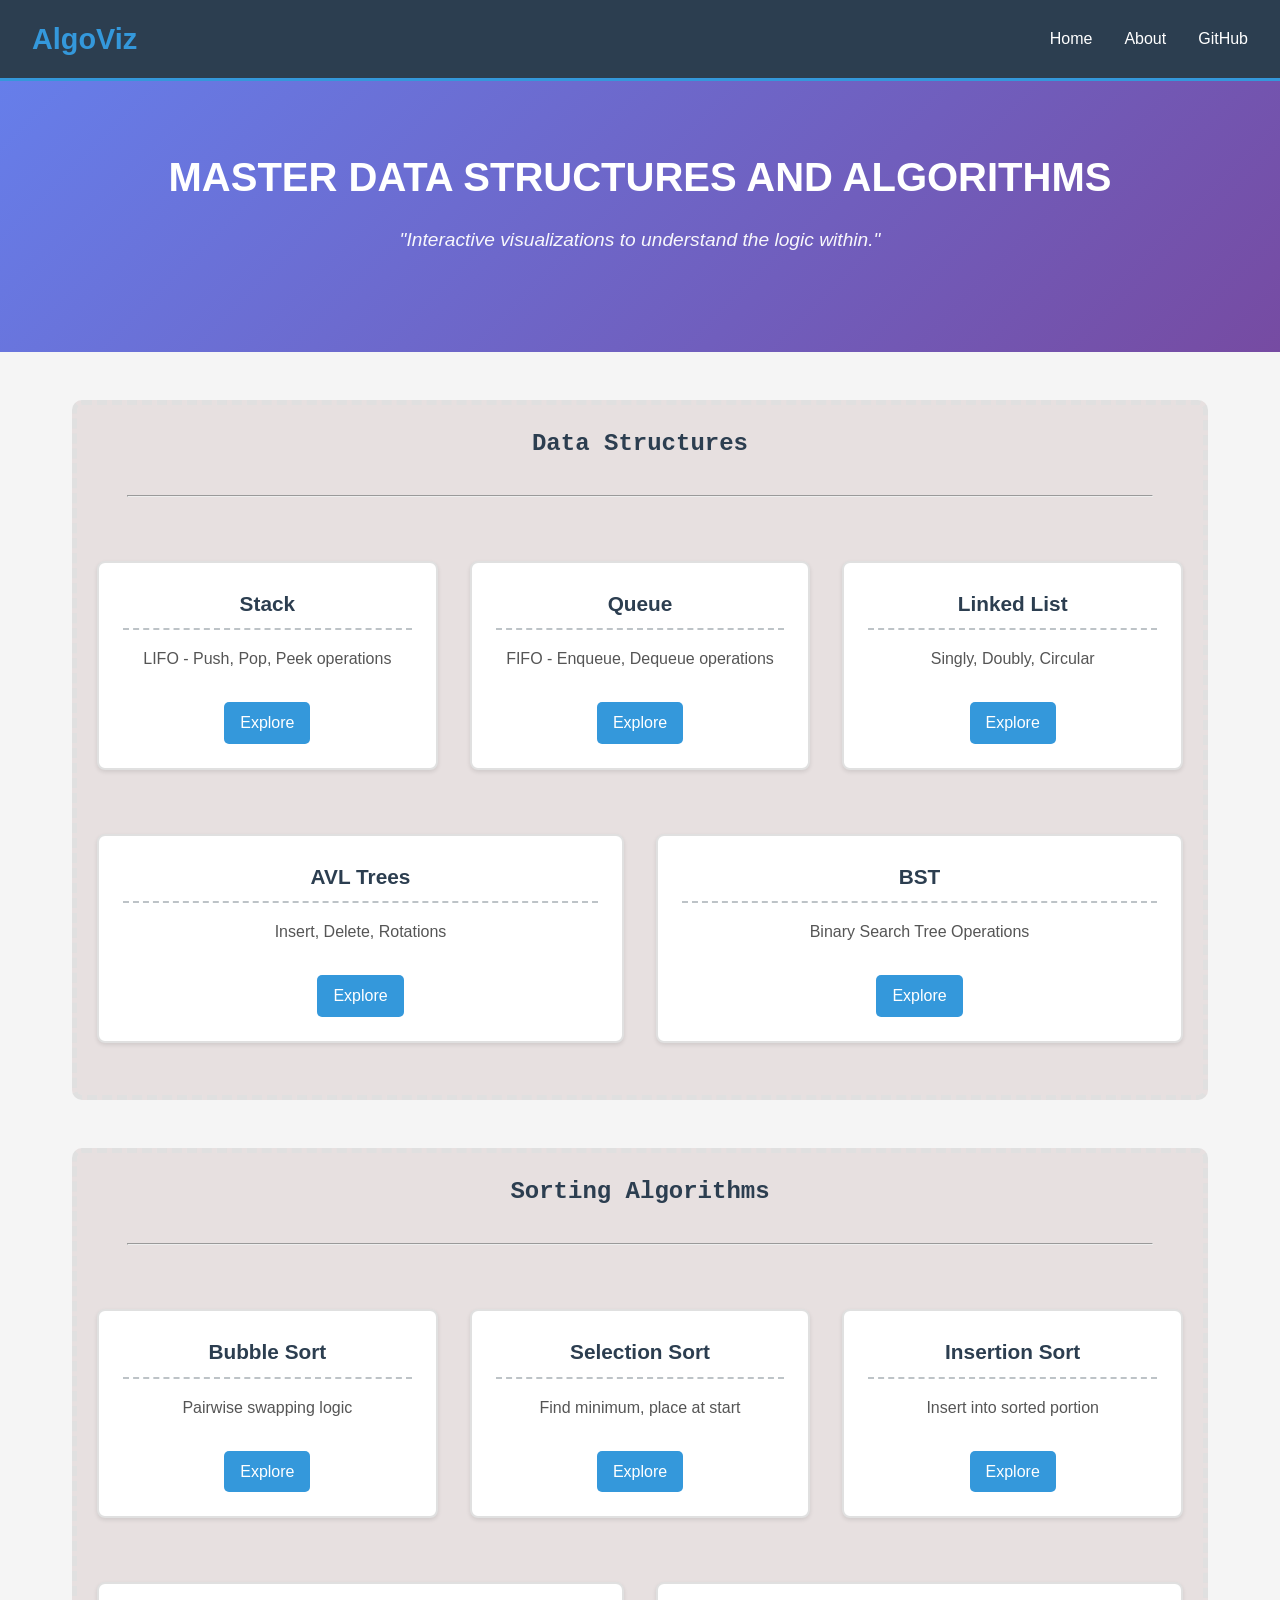
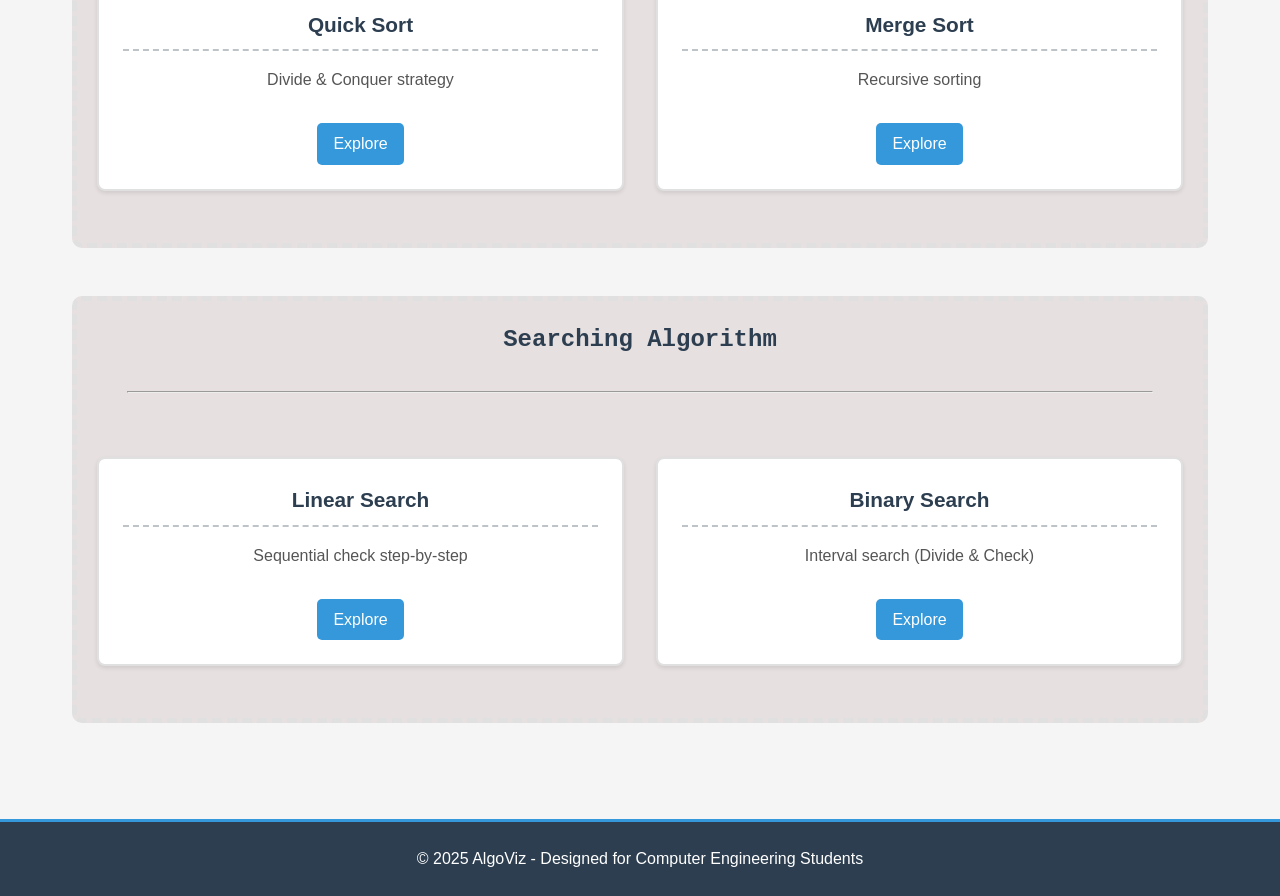
<file: index.html>
<!DOCTYPE html>
<html lang="en">

<head>
    <meta charset="UTF-8">
    <meta name="viewport" content="width=device-width, initial-scale=1.0">
    <title>AlgoViz - Master Data Structures and Algorithms</title>
    <link rel="stylesheet" href="style.css">
</head>

<body>
    <nav class="navbar">
        <div class="logo">AlgoViz</div>
        <div class="nav-links">
            <a href="index.html">Home</a>
            <a href="about.html">About</a>
            <a href="https://github.com/murattt00/DataStructuresWebsite-AlgoViz-" target="_blank">GitHub</a>
        </div>
    </nav>

    <header class="hero">
        <h1>MASTER DATA STRUCTURES AND ALGORITHMS</h1>
        <p class="tagline">"Interactive visualizations to understand the logic within."</p>
    </header>

    <main>

        <section class="category-section">
            <h2>Data Structures</h2>
            <hr>
            <div class="cards-container">
                <div class="card">
                    <h3>Stack</h3>
                    <hr>
                    <p>LIFO - Push, Pop, Peek operations</p>
                    <a href="pages/stack.html" class="btn">Explore</a>
                </div>
                <div class="card">
                    <h3>Queue</h3>
                    <hr>
                    <p>FIFO - Enqueue, Dequeue operations</p>
                    <a href="pages/queue.html" class="btn">Explore</a>
                </div>
                <div class="card">
                    <h3>Linked List</h3>
                    <hr>
                    <p>Singly, Doubly, Circular</p>
                    <a href="pages/linked_list.html" class="btn">Explore</a>
                </div>
                <div class="card">
                    <h3>AVL Trees</h3>
                    <hr>
                    <p>Insert, Delete, Rotations</p>
                    <a href="pages/avl_trees.html" class="btn">Explore</a>
                </div>
                <div class="card">
                    <h3>BST</h3>
                    <hr>
                    <p>Binary Search Tree Operations</p>
                    <a href="pages/bst.html" class="btn">Explore</a>
                </div>
            </div>
        </section>

        <section class="category-section">
            <h2>Sorting Algorithms</h2>
            <hr>
            <div class="cards-container">
                <div class="card">
                    <h3>Bubble Sort</h3>
                    <hr>
                    <p>Pairwise swapping logic</p>
                    <a href="pages/bubble_sort.html" class="btn">Explore</a>
                </div>
                <div class="card">
                    <h3>Selection Sort</h3>
                    <hr>
                    <p>Find minimum, place at start</p>
                    <a href="pages/selection_sort.html" class="btn">Explore</a>
                </div>
                <div class="card">
                    <h3>Insertion Sort</h3>
                    <hr>
                    <p>Insert into sorted portion</p>
                    <a href="pages/insertion_sort.html" class="btn">Explore</a>
                </div>
                <div class="card">
                    <h3>Quick Sort</h3>
                    <hr>
                    <p>Divide & Conquer strategy</p>
                    <a href="pages/quick_sort.html" class="btn">Explore</a>
                </div>
                <div class="card">
                    <h3>Merge Sort</h3>
                    <hr>
                    <p>Recursive sorting</p>
                    <a href="pages/merge_sort.html" class="btn">Explore</a>
                </div>
            </div>
        </section>

        <section class="category-section">
            <h2>Searching Algorithm</h2>
            <hr>
            <div class="cards-container">
                <div class="card">
                    <h3>Linear Search</h3>
                    <hr>
                    <p>Sequential check step-by-step</p>
                    <a href="pages/linear_search.html" class="btn">Explore</a>
                </div>
                <div class="card">
                    <h3>Binary Search</h3>
                    <hr>
                    <p>Interval search (Divide & Check)</p>
                    <a href="pages/binary_search.html" class="btn">Explore</a>
                </div>
            </div>
        </section>
    </main>

    <footer>
        <p>© 2025 AlgoViz - Designed for Computer Engineering Students</p>
    </footer>
</body>

</html>
</file>
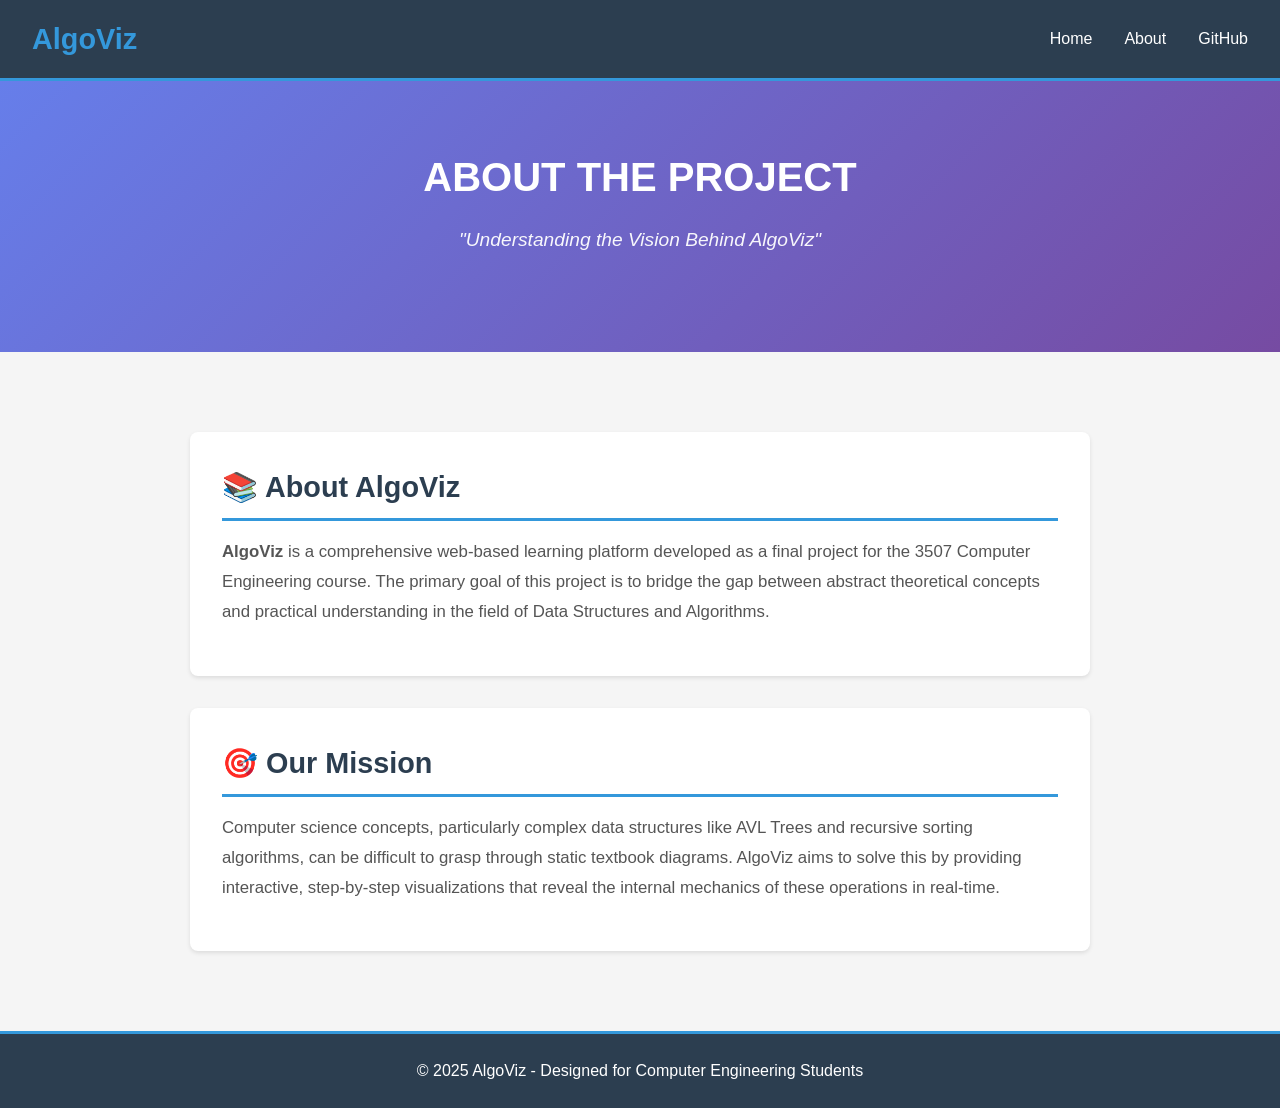
<file: about.html>
<!DOCTYPE html>
<html lang="en">

<head>
    <meta charset="UTF-8">
    <meta name="viewport" content="width=device-width, initial-scale=1.0">
    <title>AlgoViz - Master Data Structures and Algorithms</title>
    <link rel="stylesheet" href="style.css">
</head>

<body>
    <nav class="navbar">
        <div class="logo">AlgoViz</div>
        <div class="nav-links">
            <a href="index.html">Home</a>
            <a href="about.html">About</a>
            <a href="https://github.com/murattt00/DataStructuresWebsite-AlgoViz-" target="_blank">GitHub</a>
        </div>
    </nav>

    <header class="hero">
        <h1>ABOUT THE PROJECT</h1>
        <p class="tagline">"Understanding the Vision Behind AlgoViz"</p>
    </header>

    <main>
        <section class="about-content">
            <div class="about-section">
                <h2>📚 About AlgoViz</h2>
                <p>
                    <strong>AlgoViz</strong> is a comprehensive web-based learning platform developed as a final project
                    for the 3507 Computer Engineering course. The primary goal of this project is to bridge the gap
                    between abstract theoretical concepts and practical understanding in the field of Data Structures
                    and Algorithms.
                </p>
            </div>

            <div class="about-section">
                <h2>🎯 Our Mission</h2>
                <p>
                    Computer science concepts, particularly complex data structures like AVL Trees and recursive sorting
                    algorithms, can be difficult to grasp through static textbook diagrams. AlgoViz aims to solve this
                    by providing interactive, step-by-step visualizations that reveal the internal mechanics of these
                    operations in real-time.
                </p>
            </div>

       
        </section>
    </main>

    <footer>
        <p>© 2025 AlgoViz - Designed for Computer Engineering Students</p>
    </footer>
</body>

</html>
</file>
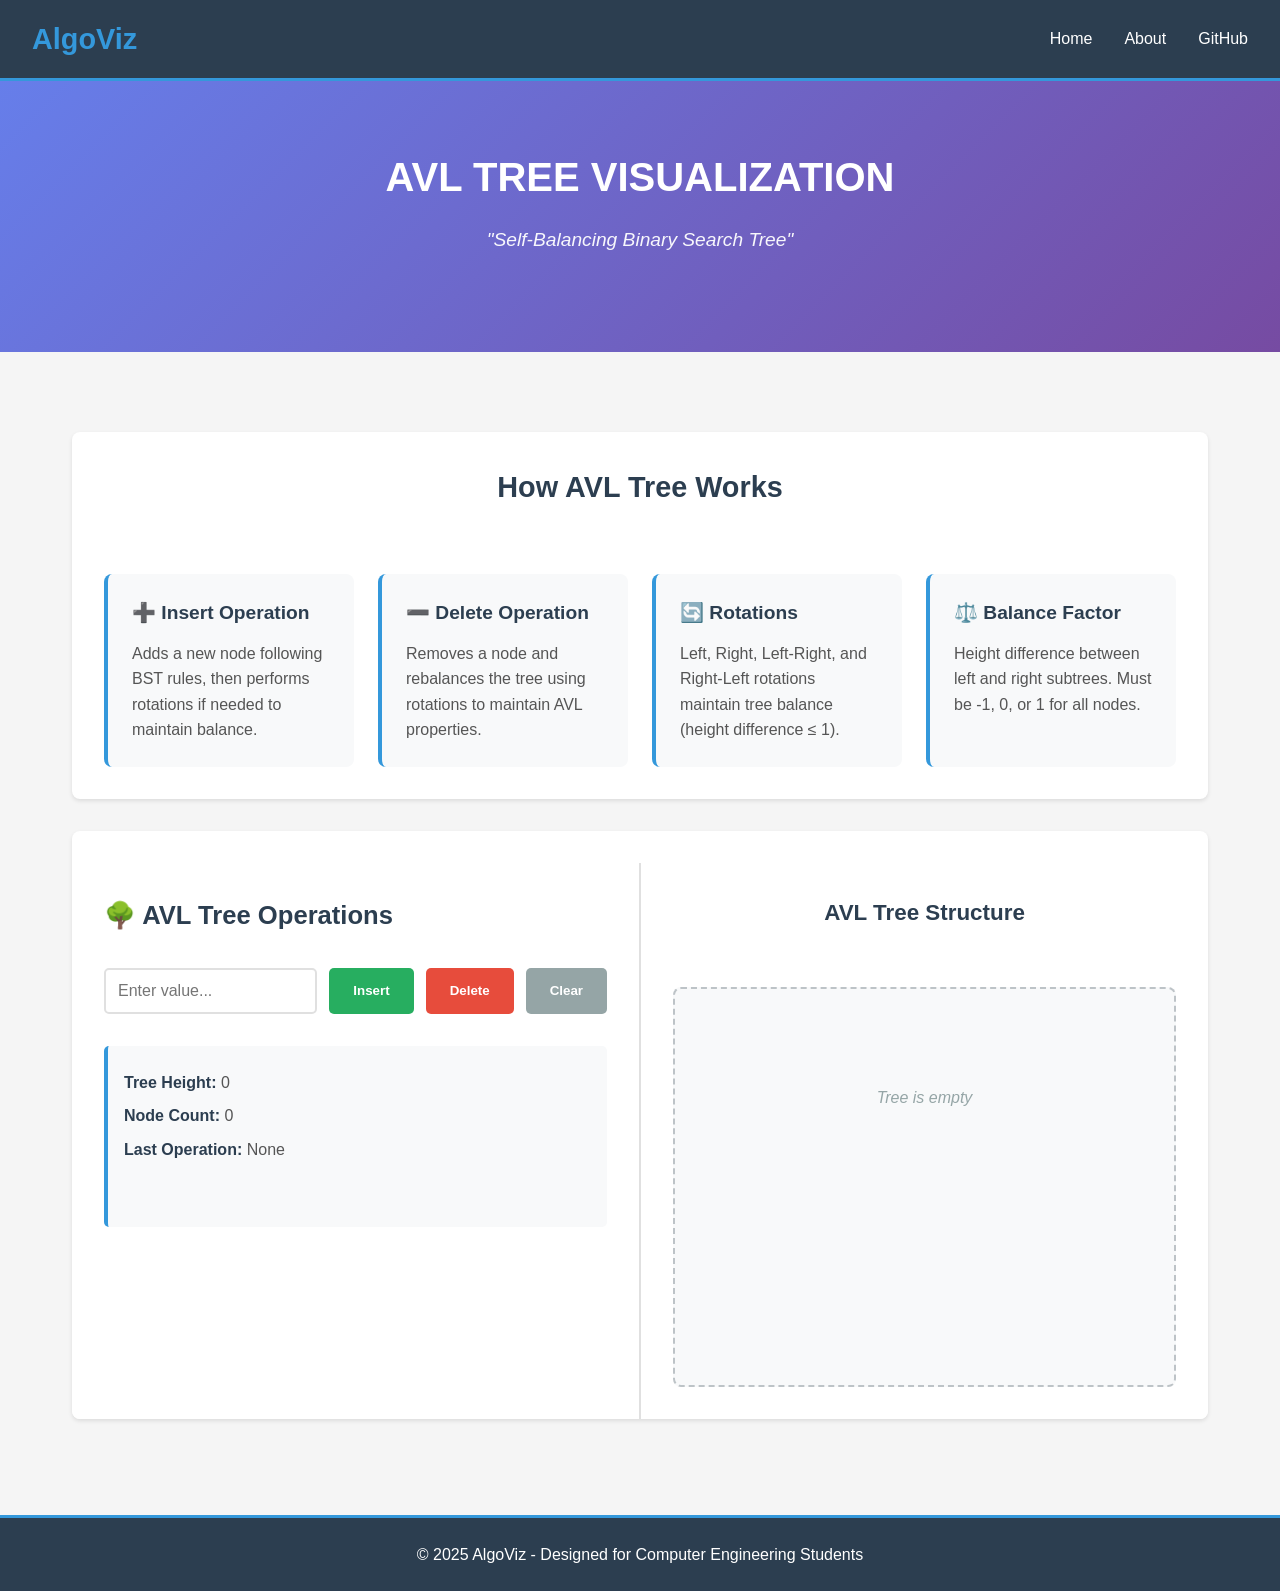
<file: pages/avl_trees.html>
<!DOCTYPE html>
<html lang="en">

<head>
    <meta charset="UTF-8">
    <meta name="viewport" content="width=device-width, initial-scale=1.0">
    <title>AlgoViz - Master Data Structures and Algorithms</title>
    <link rel="stylesheet" href="../style.css">
</head>

<body>
    <nav class="navbar">
        <div class="logo">AlgoViz</div>
        <div class="nav-links">
            <a href="../index.html">Home</a>
            <a href="../about.html">About</a>
            <a href="https://github.com/murattt00/DataStructuresWebsite-AlgoViz-" target="_blank">GitHub</a>
        </div>
    </nav>

    <header class="hero">
        <h1>AVL TREE VISUALIZATION</h1>
        <p class="tagline">"Self-Balancing Binary Search Tree"</p>
    </header>

    <main>
        <!-- Explanation Section -->
        <div class="explanation-section">
            <h2>How AVL Tree Works</h2>
            <div class="explanation-grid">
                <div class="explanation-card">
                    <h3>➕ Insert Operation</h3>
                    <p>Adds a new node following BST rules, then performs rotations if needed to maintain balance.</p>
                </div>
                <div class="explanation-card">
                    <h3>➖ Delete Operation</h3>
                    <p>Removes a node and rebalances the tree using rotations to maintain AVL properties.</p>
                </div>
                <div class="explanation-card">
                    <h3>🔄 Rotations</h3>
                    <p>Left, Right, Left-Right, and Right-Left rotations maintain tree balance (height difference ≤ 1).
                    </p>
                </div>
                <div class="explanation-card">
                    <h3>⚖️ Balance Factor</h3>
                    <p>Height difference between left and right subtrees. Must be -1, 0, or 1 for all nodes.</p>
                </div>
            </div>
        </div>

        <div class="visualization-container">
            <!-- Control Panel -->
            <div class="control-panel">
                <h2>🌳 AVL Tree Operations</h2>
                <div class="controls">
                    <input type="number" id="avlInput" placeholder="Enter value..." class="input-field">
                    <button onclick="insert()" class="btn-push">Insert</button>
                    <button onclick="deleteNode()" class="btn-pop">Delete</button>
                    <button onclick="pauseOperation()" id="pauseBtn" class="btn-peek"
                        style="display:none;">Pause</button>
                    <button onclick="resumeOperation()" id="resumeBtn" class="btn-push"
                        style="display:none;">Resume</button>
                    <button onclick="clearTree()" class="btn-clear">Clear</button>
                </div>
                <div class="info-box">
                    <p><strong>Tree Height:</strong> <span id="treeHeight">0</span></p>
                    <p><strong>Node Count:</strong> <span id="nodeCount">0</span></p>
                    <p><strong>Last Operation:</strong> <span id="lastOperation">None</span></p>
                    <p id="statusMessage"></p>
                </div>
            </div>

            <!-- AVL Tree Visualization -->
            <div class="avl-display">
                <h3>AVL Tree Structure</h3>
                <div class="tree-container" id="treeContainer">
                    <div class="tree-empty">Tree is empty</div>
                </div>
            </div>
        </div>

    </main>


    <footer>
        <p>© 2025 AlgoViz - Designed for Computer Engineering Students</p>
    </footer>

    <script src="../js/avl_trees.js"></script>
</body>

</html>
</file>
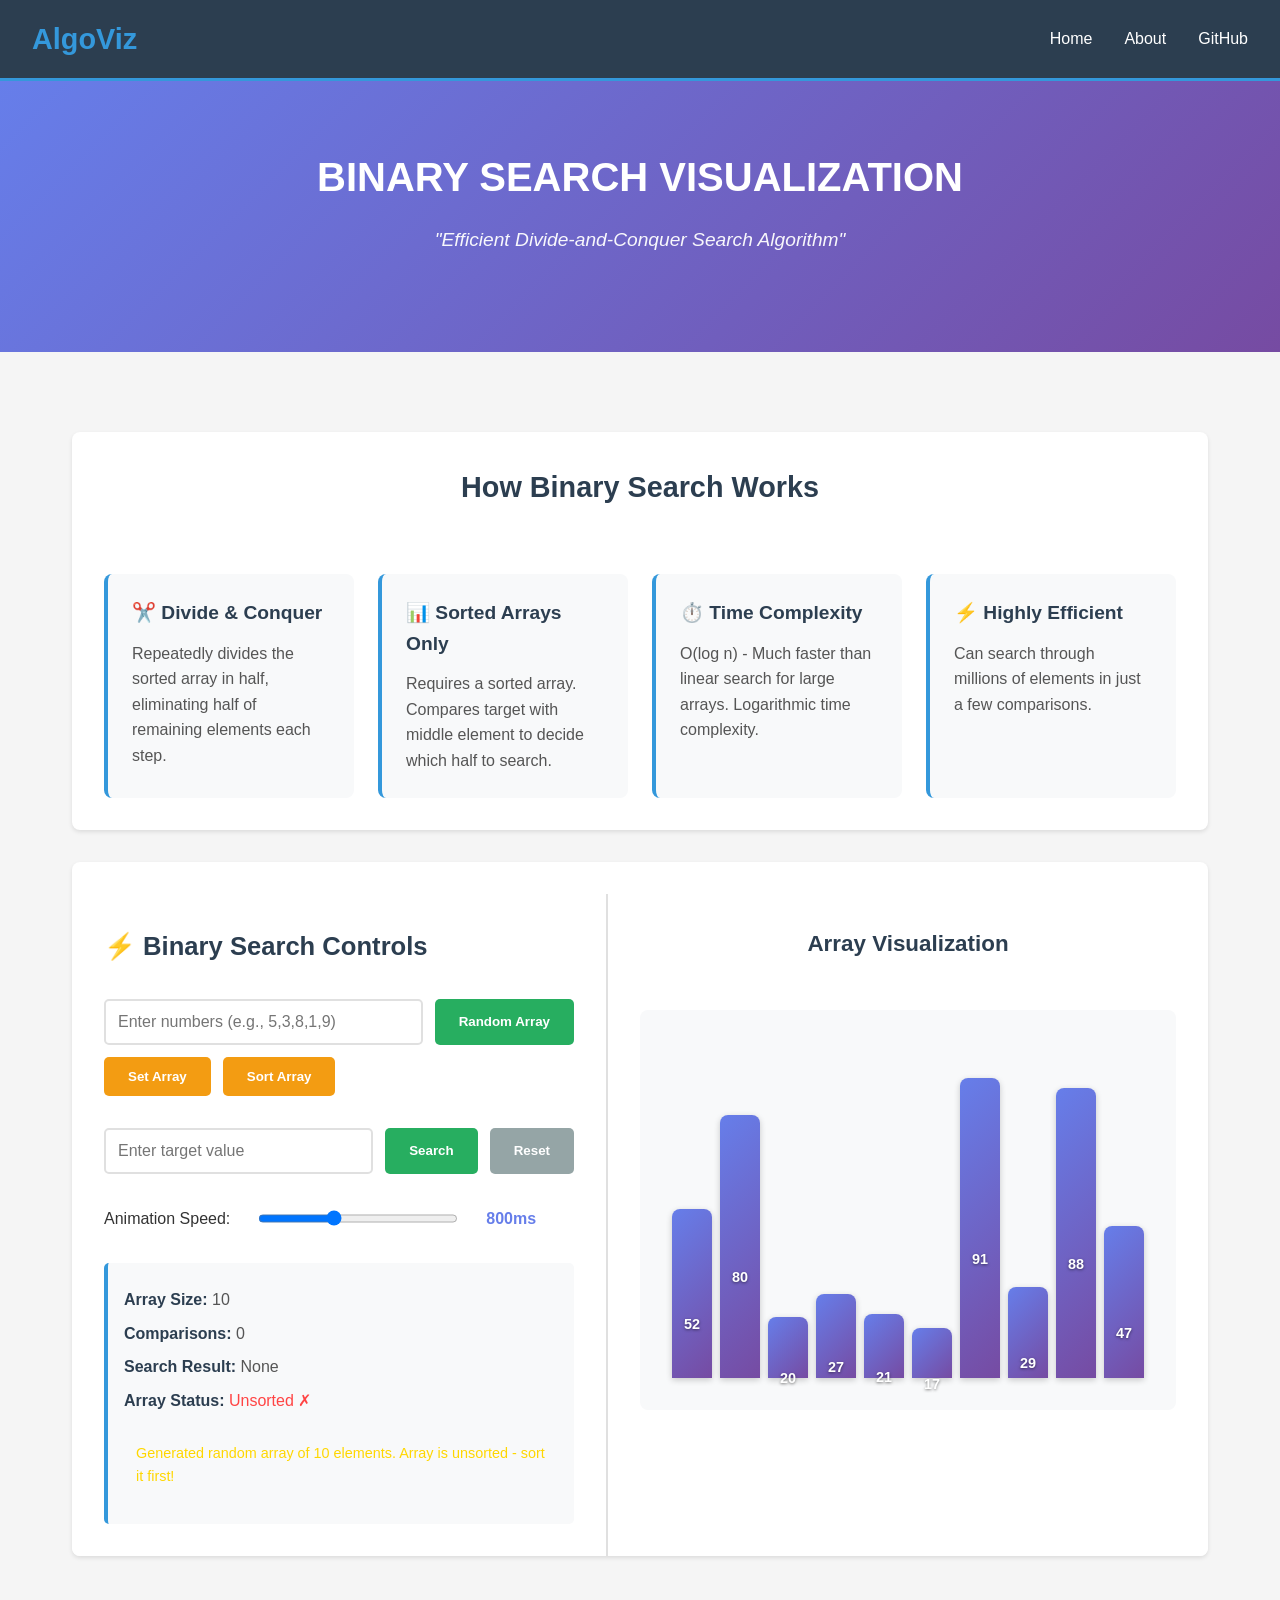
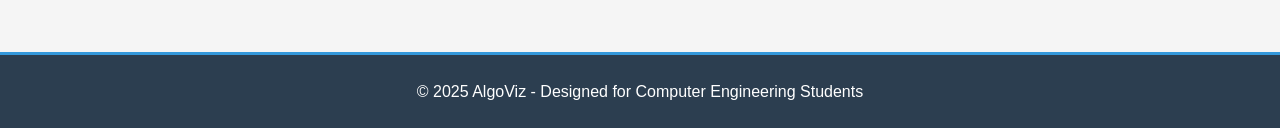
<file: pages/binary_search.html>
<!DOCTYPE html>
<html lang="en">

<head>
    <meta charset="UTF-8">
    <meta name="viewport" content="width=device-width, initial-scale=1.0">
    <title>AlgoViz - Binary Search Visualization</title>
    <link rel="stylesheet" href="../style.css">
</head>

<body>
    <nav class="navbar">
        <div class="logo">AlgoViz</div>
        <div class="nav-links">
            <a href="../index.html">Home</a>
            <a href="../about.html">About</a>
            <a href="https://github.com/murattt00/DataStructuresWebsite-AlgoViz-" target="_blank">GitHub</a>
        </div>
    </nav>

    <header class="hero">
        <h1>BINARY SEARCH VISUALIZATION</h1>
        <p class="tagline">"Efficient Divide-and-Conquer Search Algorithm"</p>
    </header>

    <main>
        <!-- Explanation Section -->
        <div class="explanation-section">
            <h2>How Binary Search Works</h2>
            <div class="explanation-grid">
                <div class="explanation-card">
                    <h3>✂️ Divide & Conquer</h3>
                    <p>Repeatedly divides the sorted array in half, eliminating half of remaining elements each step.
                    </p>
                </div>
                <div class="explanation-card">
                    <h3>📊 Sorted Arrays Only</h3>
                    <p>Requires a sorted array. Compares target with middle element to decide which half to search.</p>
                </div>
                <div class="explanation-card">
                    <h3>⏱️ Time Complexity</h3>
                    <p>O(log n) - Much faster than linear search for large arrays. Logarithmic time complexity.</p>
                </div>
                <div class="explanation-card">
                    <h3>⚡ Highly Efficient</h3>
                    <p>Can search through millions of elements in just a few comparisons.</p>
                </div>
            </div>
        </div>

        <div class="visualization-container">
            <!-- Control Panel -->
            <div class="control-panel">
                <h2>⚡ Binary Search Controls</h2>
                <div class="controls">
                    <input type="text" id="arrayInput" placeholder="Enter numbers (e.g., 5,3,8,1,9)"
                        class="input-field">
                    <button onclick="generateRandom()" class="btn-push">Random Array</button>
                    <button onclick="setArray()" class="btn-peek">Set Array</button>
                    <button onclick="sortArray()" class="btn-peek">Sort Array</button>
                </div>
                <div class="controls">
                    <input type="number" id="searchInput" placeholder="Enter target value" class="input-field">
                    <button onclick="startSearch()" class="btn-push">Search</button>
                    <button onclick="pauseSearch()" id="pauseBtn" class="btn-peek" style="display:none;">Pause</button>
                    <button onclick="resumeSearch()" id="resumeBtn" class="btn-push"
                        style="display:none;">Resume</button>
                    <button onclick="resetArray()" class="btn-clear">Reset</button>
                </div>
                <div class="controls">
                    <label for="speedControl">Animation Speed:</label>
                    <input type="range" id="speedControl" min="100" max="2000" value="800" step="100">
                    <span id="speedValue">800ms</span>
                </div>
                <div class="info-box">
                    <p><strong>Array Size:</strong> <span id="arraySize">0</span></p>
                    <p><strong>Comparisons:</strong> <span id="comparisons">0</span></p>
                    <p><strong>Search Result:</strong> <span id="searchResult">None</span></p>
                    <p><strong>Array Status:</strong> <span id="sortStatus">Unsorted</span></p>
                    <p id="statusMessage"></p>
                </div>
            </div>

            <!-- Binary Search Visualization -->
            <div class="queue-display">
                <h3>Array Visualization</h3>
                <div class="bubble-sort-container" id="sortContainer">
                    <div class="sort-empty">Enter an array to visualize binary search</div>
                </div>
            </div>
        </div>

    </main>


    <footer>
        <p>© 2025 AlgoViz - Designed for Computer Engineering Students</p>
    </footer>

    <script src="../js/binary_search.js"></script>
</body>

</html>
</file>
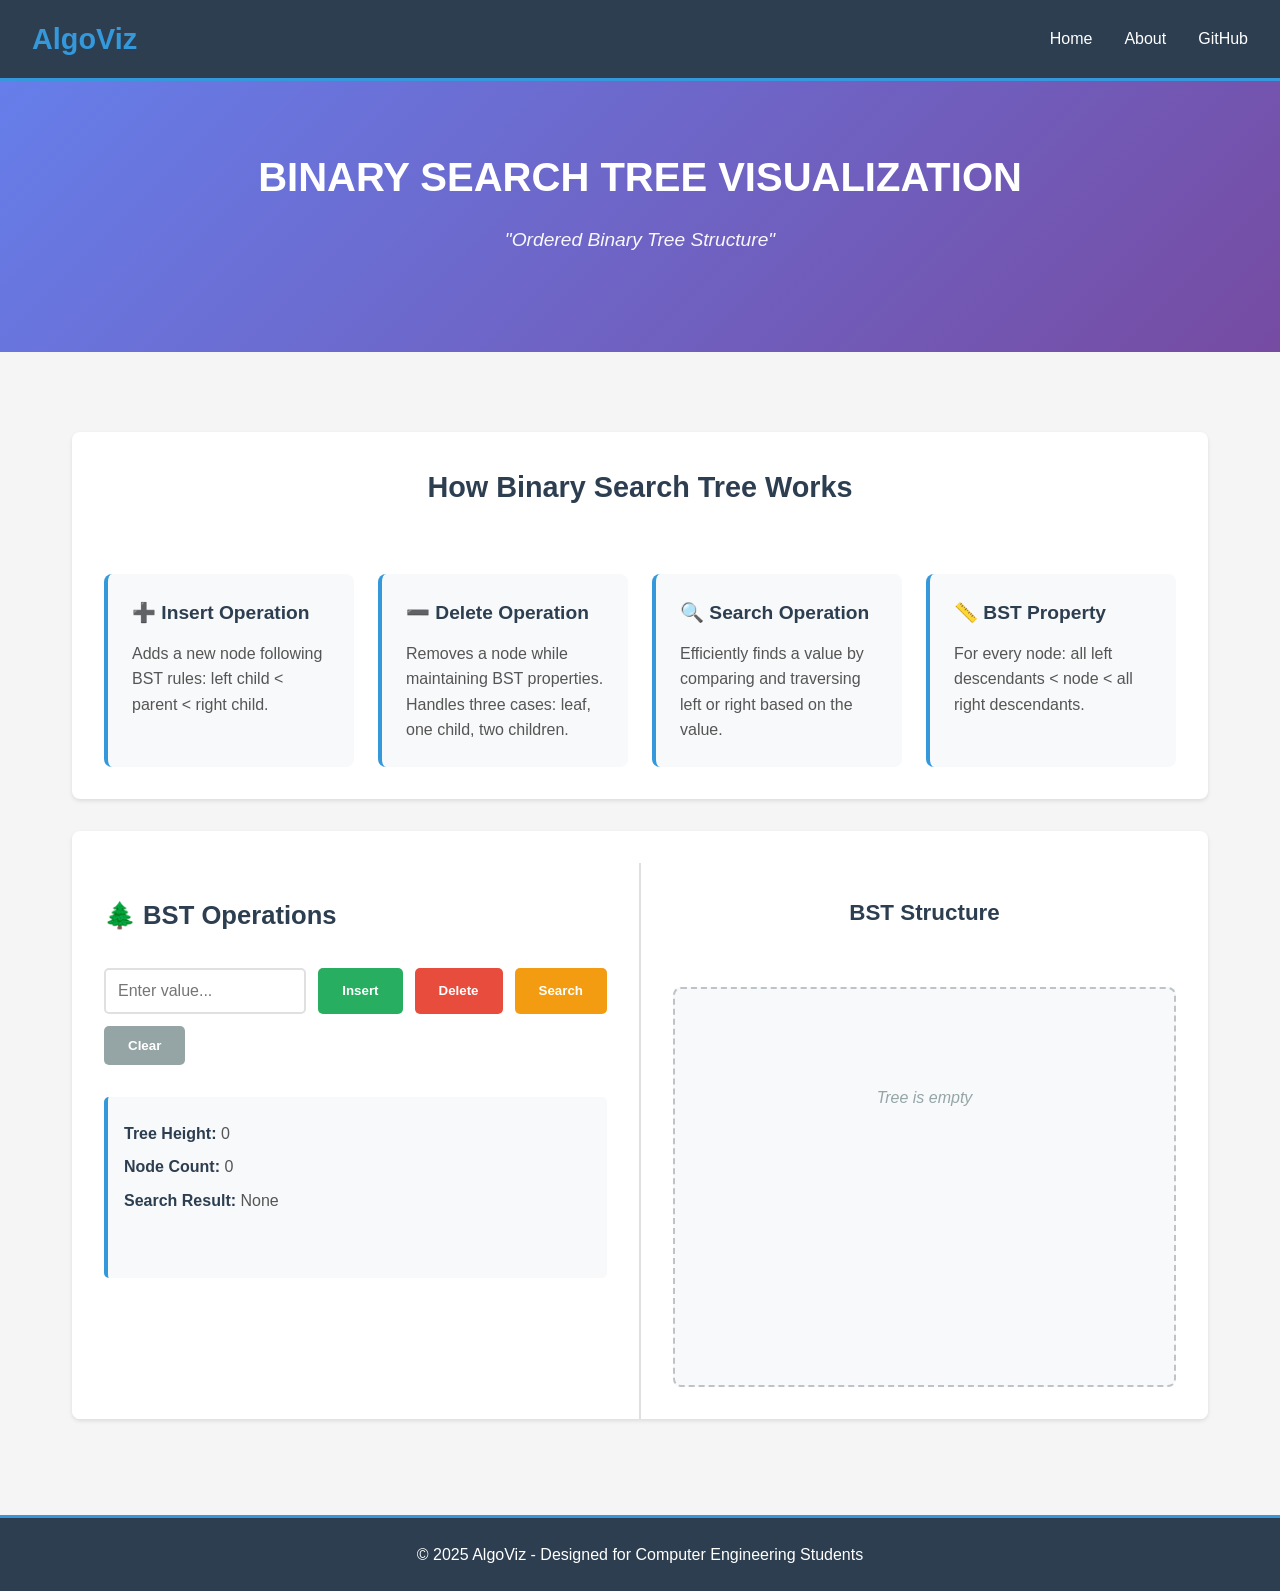
<file: pages/bst.html>
<!DOCTYPE html>
<html lang="en">

<head>
    <meta charset="UTF-8">
    <meta name="viewport" content="width=device-width, initial-scale=1.0">
    <title>AlgoViz - Master Data Structures and Algorithms</title>
    <link rel="stylesheet" href="../style.css">
</head>

<body>
    <nav class="navbar">
        <div class="logo">AlgoViz</div>
        <div class="nav-links">
            <a href="../index.html">Home</a>
            <a href="../about.html">About</a>
            <a href="https://github.com/murattt00/DataStructuresWebsite-AlgoViz-" target="_blank">GitHub</a>
        </div>
    </nav>

    <header class="hero">
        <h1>BINARY SEARCH TREE VISUALIZATION</h1>
        <p class="tagline">"Ordered Binary Tree Structure"</p>
    </header>

    <main>
        <!-- Explanation Section -->
        <div class="explanation-section">
            <h2>How Binary Search Tree Works</h2>
            <div class="explanation-grid">
                <div class="explanation-card">
                    <h3>➕ Insert Operation</h3>
                    <p>Adds a new node following BST rules: left child < parent < right child.</p>
                </div>
                <div class="explanation-card">
                    <h3>➖ Delete Operation</h3>
                    <p>Removes a node while maintaining BST properties. Handles three cases: leaf, one child, two
                        children.</p>
                </div>
                <div class="explanation-card">
                    <h3>🔍 Search Operation</h3>
                    <p>Efficiently finds a value by comparing and traversing left or right based on the value.</p>
                </div>
                <div class="explanation-card">
                    <h3>📏 BST Property</h3>
                    <p>For every node: all left descendants < node < all right descendants.</p>
                </div>
            </div>
        </div>

        <div class="visualization-container">
            <!-- Control Panel -->
            <div class="control-panel">
                <h2>🌲 BST Operations</h2>
                <div class="controls">
                    <input type="number" id="bstInput" placeholder="Enter value..." class="input-field">
                    <button onclick="insert()" class="btn-push">Insert</button>
                    <button onclick="deleteNode()" class="btn-pop">Delete</button>
                    <button onclick="search()" class="btn-peek">Search</button>
                    <button onclick="pauseOperation()" id="pauseBtn" class="btn-peek"
                        style="display:none;">Pause</button>
                    <button onclick="resumeOperation()" id="resumeBtn" class="btn-push"
                        style="display:none;">Resume</button>
                    <button onclick="clearTree()" class="btn-clear">Clear</button>
                </div>
                <div class="info-box">
                    <p><strong>Tree Height:</strong> <span id="treeHeight">0</span></p>
                    <p><strong>Node Count:</strong> <span id="nodeCount">0</span></p>
                    <p><strong>Search Result:</strong> <span id="searchResult">None</span></p>
                    <p id="statusMessage"></p>
                </div>
            </div>

            <!-- BST Visualization -->
            <div class="avl-display">
                <h3>BST Structure</h3>
                <div class="tree-container" id="treeContainer">
                    <div class="tree-empty">Tree is empty</div>
                </div>
            </div>
        </div>

    </main>


    <footer>
        <p>© 2025 AlgoViz - Designed for Computer Engineering Students</p>
    </footer>

    <script src="../js/bst.js"></script>
</body>

</html>
</file>
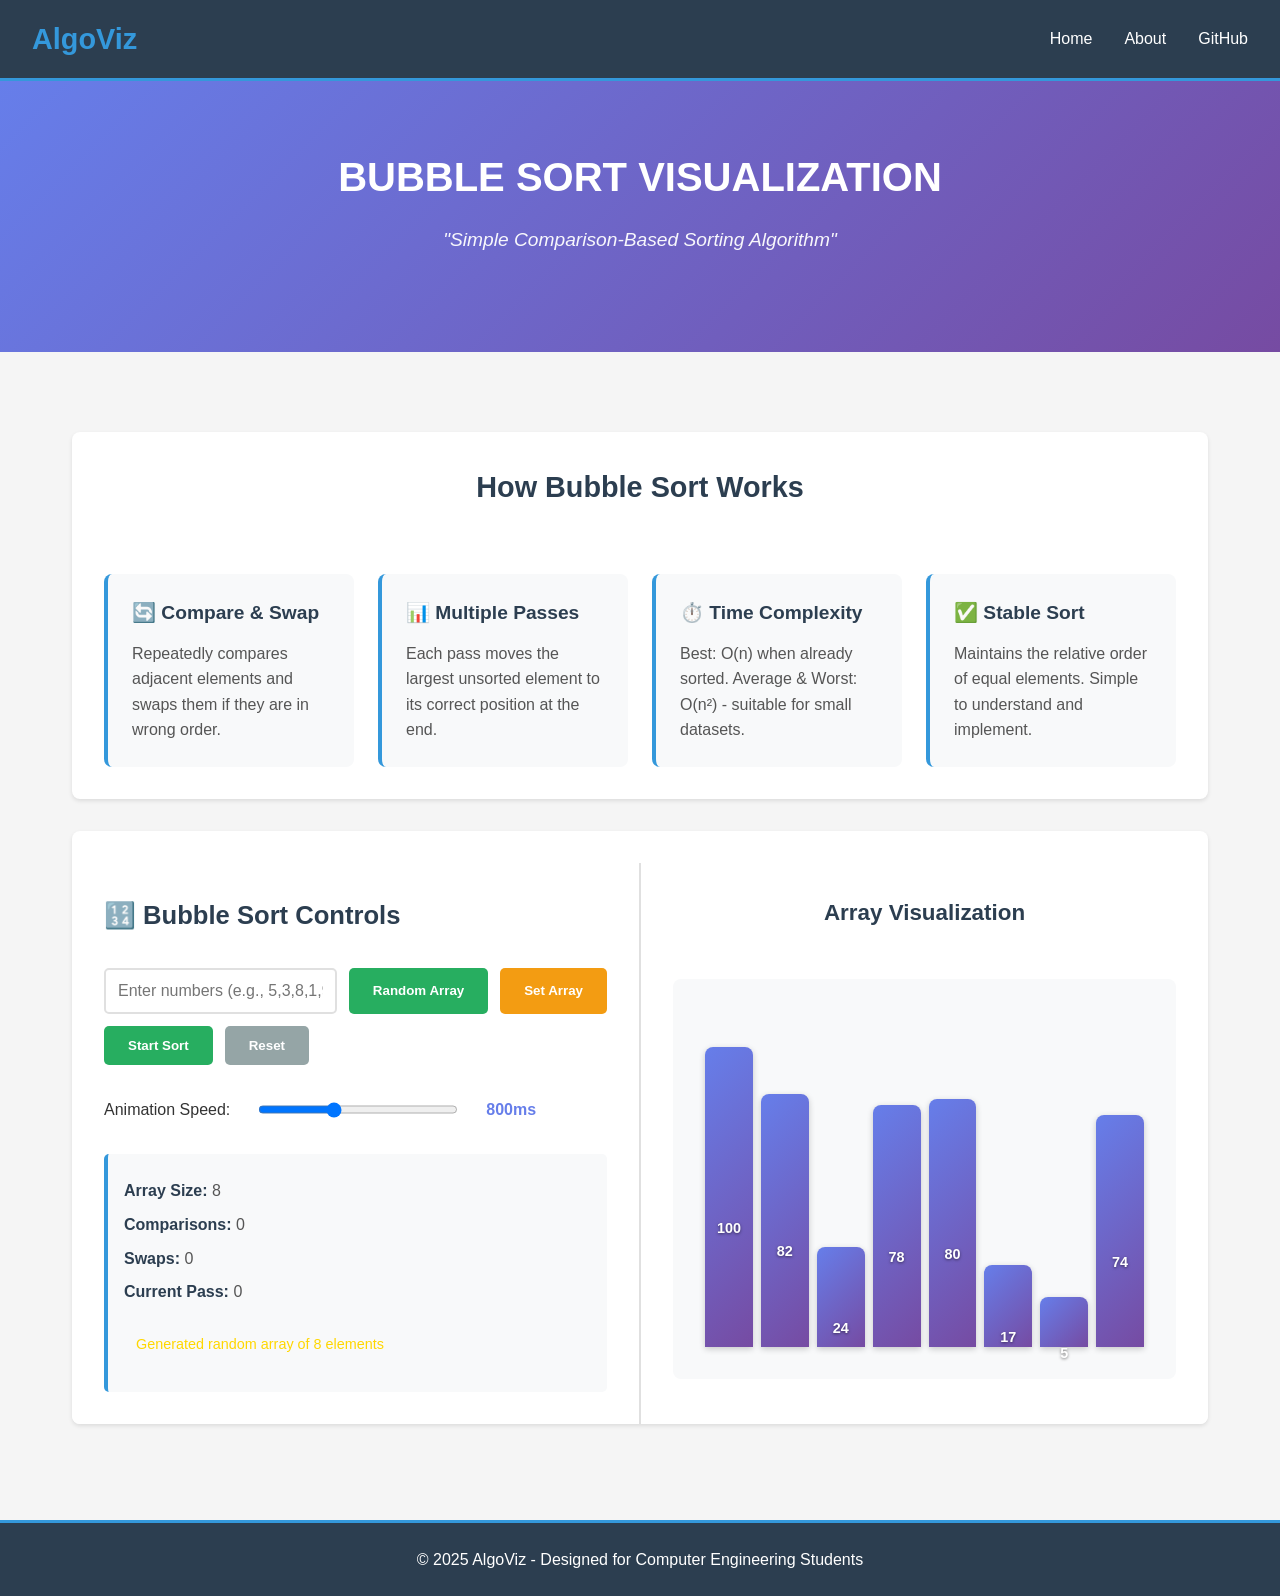
<file: pages/bubble_sort.html>
<!DOCTYPE html>
<html lang="en">

<head>
    <meta charset="UTF-8">
    <meta name="viewport" content="width=device-width, initial-scale=1.0">
    <title>AlgoViz - Bubble Sort Visualization</title>
    <link rel="stylesheet" href="../style.css">
</head>

<body>
    <nav class="navbar">
        <div class="logo">AlgoViz</div>
        <div class="nav-links">
            <a href="../index.html">Home</a>
            <a href="../about.html">About</a>
            <a href="https://github.com/murattt00/DataStructuresWebsite-AlgoViz-" target="_blank">GitHub</a>
        </div>
    </nav>

    <header class="hero">
        <h1>BUBBLE SORT VISUALIZATION</h1>
        <p class="tagline">"Simple Comparison-Based Sorting Algorithm"</p>
    </header>

    <main>
        <!-- Explanation Section -->
        <div class="explanation-section">
            <h2>How Bubble Sort Works</h2>
            <div class="explanation-grid">
                <div class="explanation-card">
                    <h3>🔄 Compare & Swap</h3>
                    <p>Repeatedly compares adjacent elements and swaps them if they are in wrong order.</p>
                </div>
                <div class="explanation-card">
                    <h3>📊 Multiple Passes</h3>
                    <p>Each pass moves the largest unsorted element to its correct position at the end.</p>
                </div>
                <div class="explanation-card">
                    <h3>⏱️ Time Complexity</h3>
                    <p>Best: O(n) when already sorted. Average & Worst: O(n²) - suitable for small datasets.</p>
                </div>
                <div class="explanation-card">
                    <h3>✅ Stable Sort</h3>
                    <p>Maintains the relative order of equal elements. Simple to understand and implement.</p>
                </div>
            </div>
        </div>

        <div class="visualization-container">
            <!-- Control Panel -->
            <div class="control-panel">
                <h2>🔢 Bubble Sort Controls</h2>
                <div class="controls">
                    <input type="text" id="arrayInput" placeholder="Enter numbers (e.g., 5,3,8,1,9)"
                        class="input-field">
                    <button onclick="generateRandom()" class="btn-push">Random Array</button>
                    <button onclick="setArray()" class="btn-peek">Set Array</button>
                    <button onclick="startSort()" class="btn-push">Start Sort</button>
                    <button onclick="pauseSort()" id="pauseBtn" class="btn-peek" style="display:none;">Pause</button>
                    <button onclick="resumeSort()" id="resumeBtn" class="btn-push" style="display:none;">Resume</button>
                    <button onclick="resetArray()" class="btn-clear">Reset</button>
                </div>
                <div class="controls">
                    <label for="speedControl">Animation Speed:</label>
                    <input type="range" id="speedControl" min="100" max="2000" value="800" step="100">
                    <span id="speedValue">800ms</span>
                </div>
                <div class="info-box">
                    <p><strong>Array Size:</strong> <span id="arraySize">0</span></p>
                    <p><strong>Comparisons:</strong> <span id="comparisons">0</span></p>
                    <p><strong>Swaps:</strong> <span id="swaps">0</span></p>
                    <p><strong>Current Pass:</strong> <span id="currentPass">0</span></p>
                    <p id="statusMessage"></p>
                </div>
            </div>

            <!-- Bubble Sort Visualization -->
            <div class="queue-display">
                <h3>Array Visualization</h3>
                <div class="bubble-sort-container" id="sortContainer">
                    <div class="sort-empty">Enter an array to visualize bubble sort</div>
                </div>
            </div>
        </div>

    </main>


    <footer>
        <p>© 2025 AlgoViz - Designed for Computer Engineering Students</p>
    </footer>

    <script src="../js/bubble_sort.js"></script>
</body>

</html>
</file>
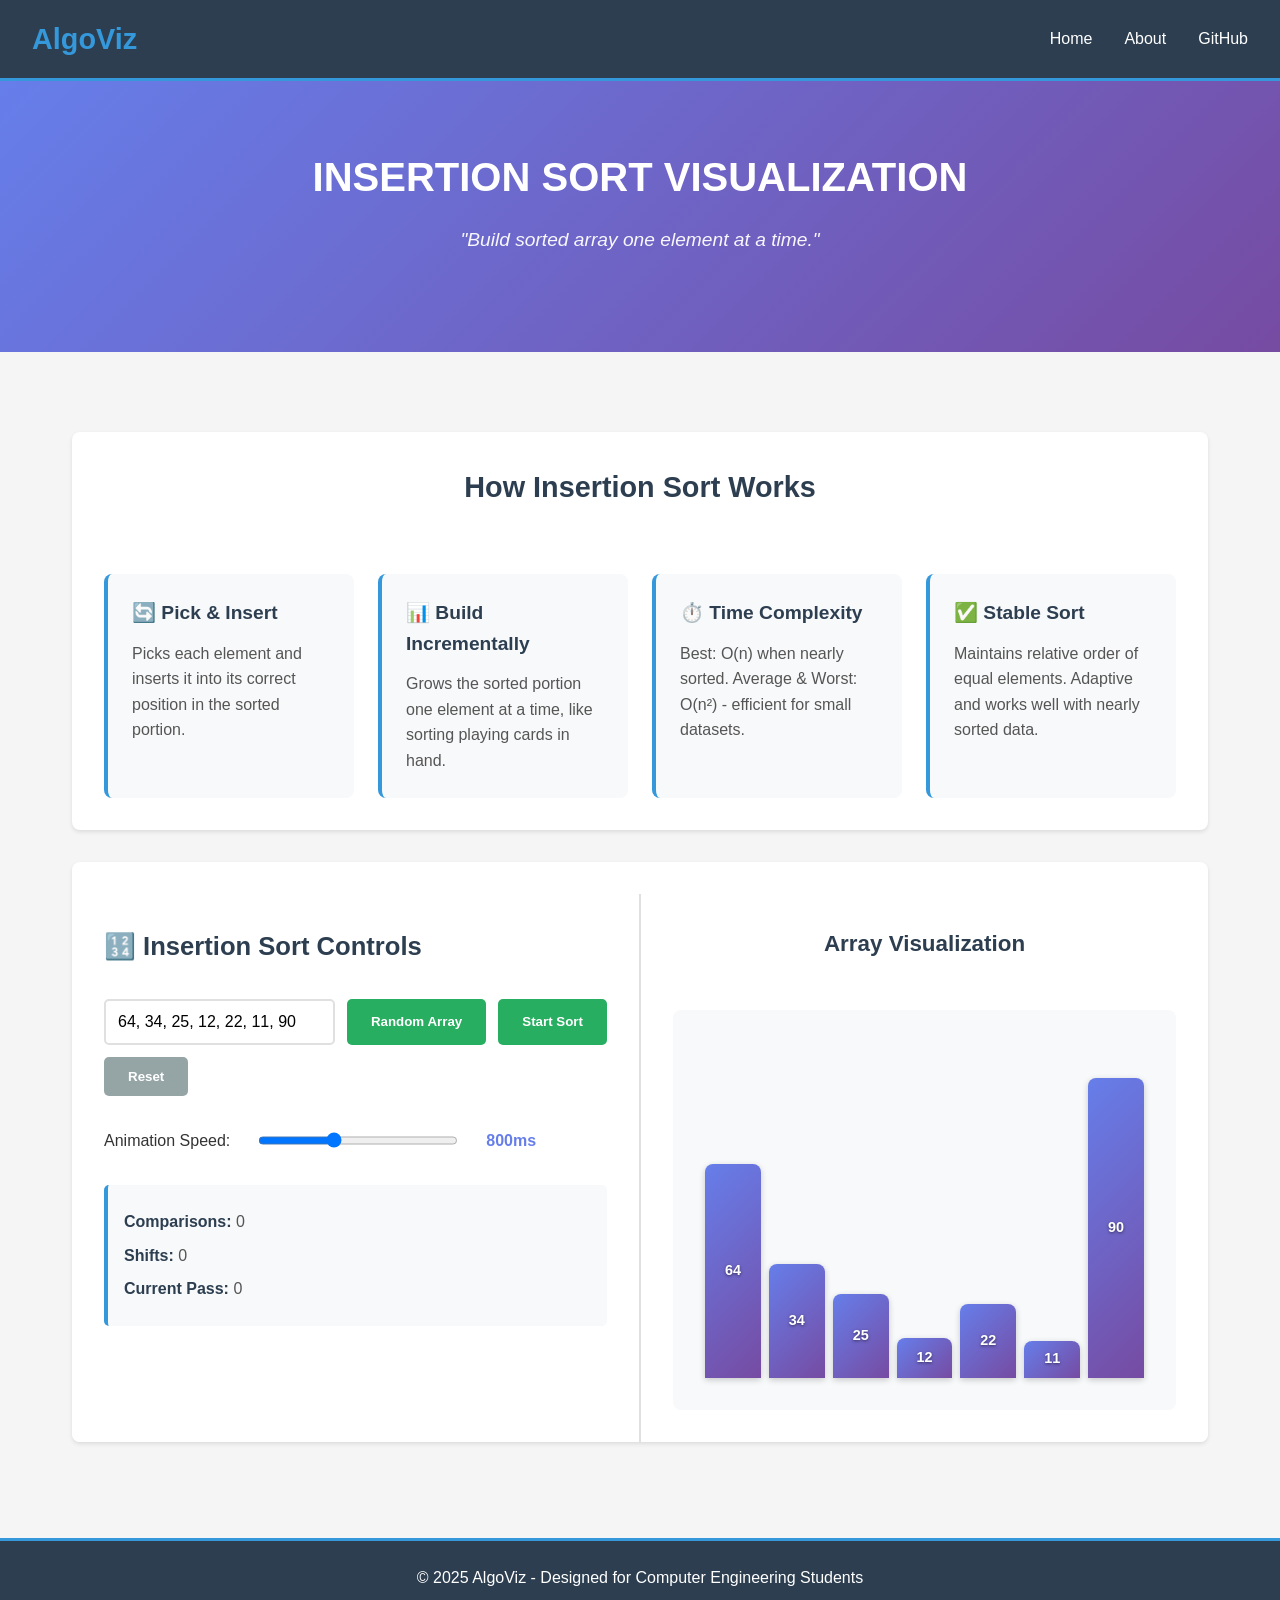
<file: pages/insertion_sort.html>
<!DOCTYPE html>
<html lang="en">

<head>
    <meta charset="UTF-8">
    <meta name="viewport" content="width=device-width, initial-scale=1.0">
    <title>AlgoViz - Insertion Sort Visualization</title>
    <link rel="stylesheet" href="../style.css">
</head>

<body>
    <nav class="navbar">
        <div class="logo">AlgoViz</div>
        <div class="nav-links">
            <a href="../index.html">Home</a>
            <a href="../about.html">About</a>
            <a href="https://github.com/murattt00/DataStructuresWebsite-AlgoViz-" target="_blank">GitHub</a>
        </div>
    </nav>

    <header class="hero">
        <h1>INSERTION SORT VISUALIZATION</h1>
        <p class="tagline">"Build sorted array one element at a time."</p>
    </header>

    <main>
        <!-- Explanation Section -->
        <div class="explanation-section">
            <h2>How Insertion Sort Works</h2>
            <div class="explanation-grid">
                <div class="explanation-card">
                    <h3>🔄 Pick & Insert</h3>
                    <p>Picks each element and inserts it into its correct position in the sorted portion.</p>
                </div>
                <div class="explanation-card">
                    <h3>📊 Build Incrementally</h3>
                    <p>Grows the sorted portion one element at a time, like sorting playing cards in hand.</p>
                </div>
                <div class="explanation-card">
                    <h3>⏱️ Time Complexity</h3>
                    <p>Best: O(n) when nearly sorted. Average & Worst: O(n²) - efficient for small datasets.</p>
                </div>
                <div class="explanation-card">
                    <h3>✅ Stable Sort</h3>
                    <p>Maintains relative order of equal elements. Adaptive and works well with nearly sorted data.</p>
                </div>
            </div>
        </div>

        <div class="visualization-container">
            <!-- Control Panel -->
            <div class="control-panel">
                <h2>🔢 Insertion Sort Controls</h2>
                <div class="controls">
                    <input type="text" id="arrayInput" placeholder="Enter numbers (e.g., 5,3,8,1,9)"
                        class="input-field">
                    <button onclick="generateRandomArray()" class="btn-push">Random Array</button>
                    <button onclick="startSort()" class="btn-push">Start Sort</button>
                    <button onclick="pauseSort()" id="pauseBtn" class="btn-peek" style="display:none;">Pause</button>
                    <button onclick="resumeSort()" id="resumeBtn" class="btn-push" style="display:none;">Resume</button>
                    <button onclick="resetSort()" class="btn-clear">Reset</button>
                </div>
                <div class="controls">
                    <label for="speedControl">Animation Speed:</label>
                    <input type="range" id="speedControl" min="100" max="2000" value="800" step="100">
                    <span id="speedValue">800ms</span>
                </div>
                <div class="info-box">
                    <p><strong>Comparisons:</strong> <span id="comparisons">0</span></p>
                    <p><strong>Shifts:</strong> <span id="shifts">0</span></p>
                    <p><strong>Current Pass:</strong> <span id="pass">0</span></p>
                </div>
                <div id="message" class="message" style="display:none;"></div>
            </div>

            <!-- Insertion Sort Visualization -->
            <div class="queue-display">
                <h3>Array Visualization</h3>
                <div id="arrayContainer" class="bubble-sort-container">
                    <div class="sort-empty">Enter an array to visualize insertion sort</div>
                </div>
            </div>
        </div>

    </main>

    <footer>
        <p>© 2025 AlgoViz - Designed for Computer Engineering Students</p>
    </footer>

    <script src="../js/insertion_sort.js"></script>
</body>

</html>
</file>
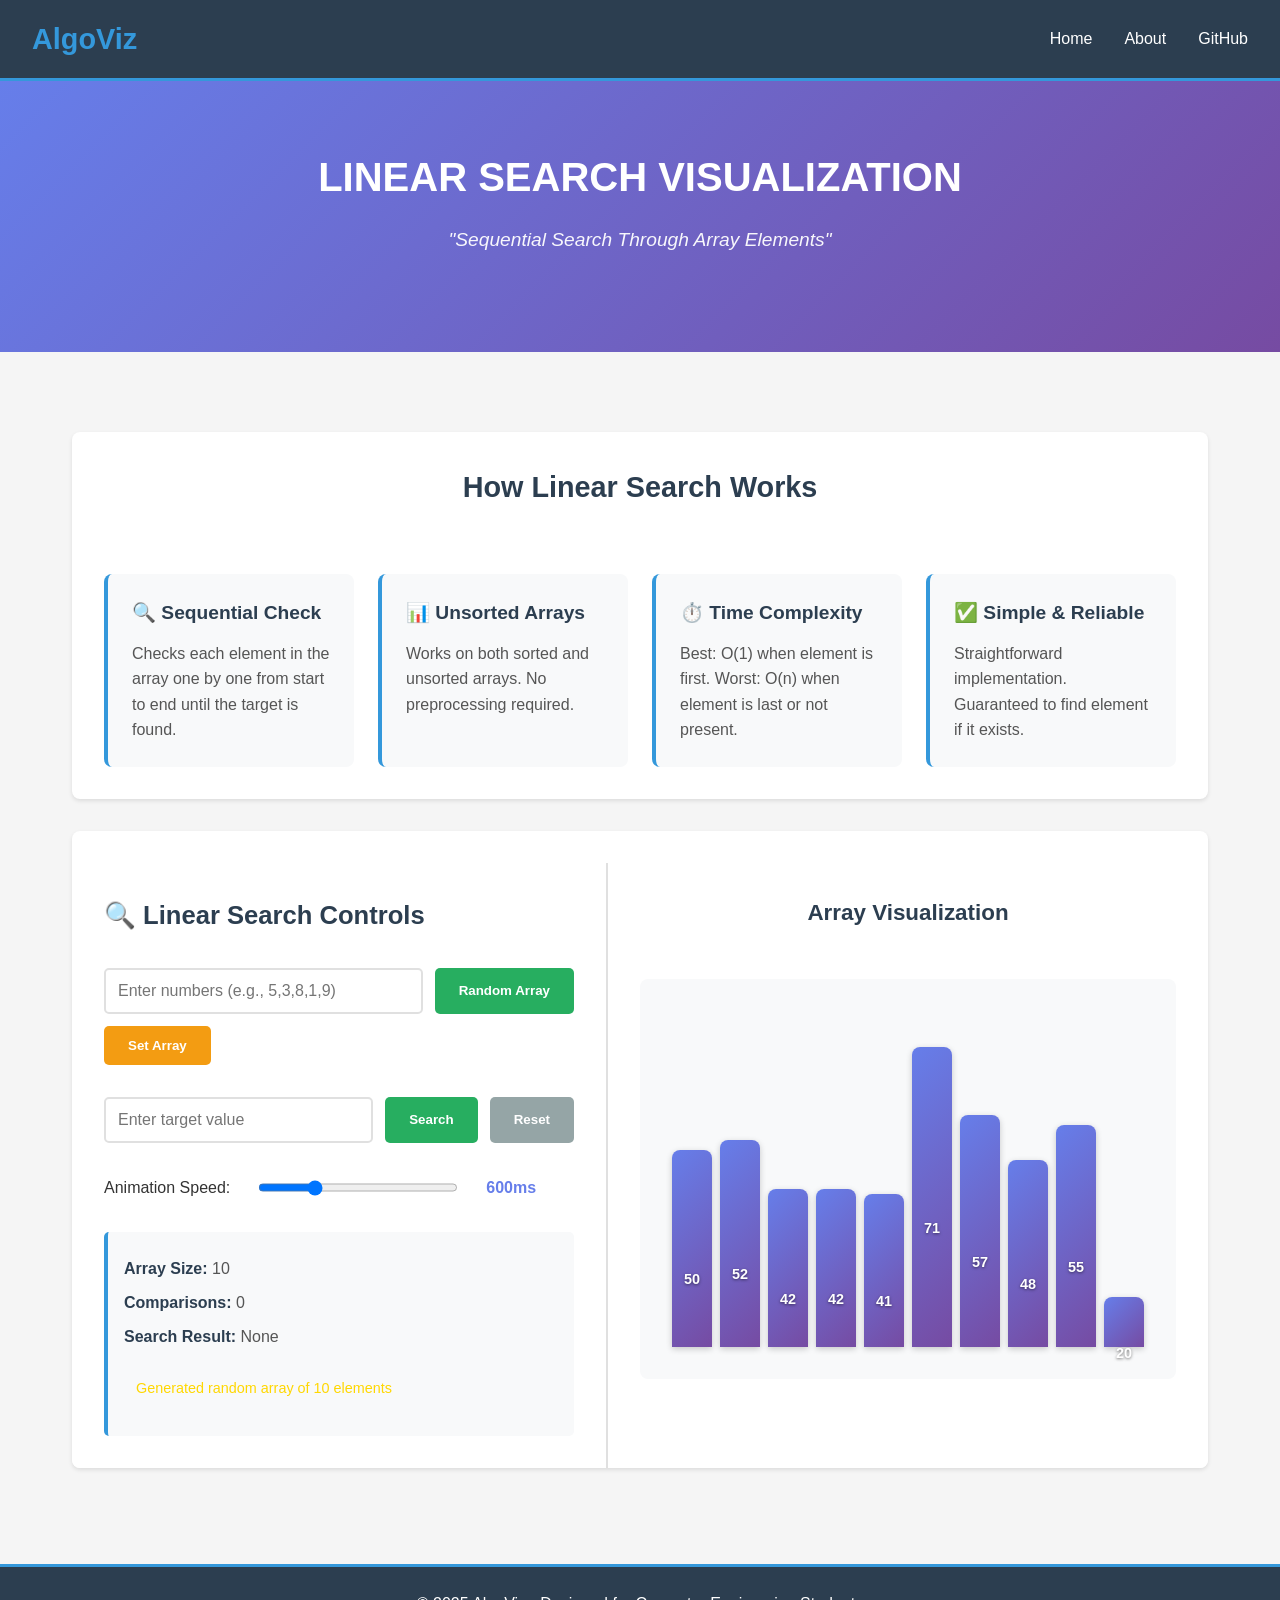
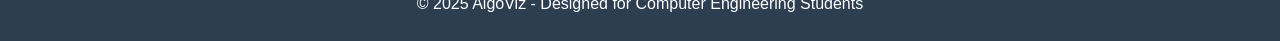
<file: pages/linear_search.html>
<!DOCTYPE html>
<html lang="en">

<head>
    <meta charset="UTF-8">
    <meta name="viewport" content="width=device-width, initial-scale=1.0">
    <title>AlgoViz - Linear Search Visualization</title>
    <link rel="stylesheet" href="../style.css">
</head>

<body>
    <nav class="navbar">
        <div class="logo">AlgoViz</div>
        <div class="nav-links">
            <a href="../index.html">Home</a>
            <a href="../about.html">About</a>
            <a href="https://github.com/murattt00/DataStructuresWebsite-AlgoViz-" target="_blank">GitHub</a>  
        </div>
    </nav>

    <header class="hero">
        <h1>LINEAR SEARCH VISUALIZATION</h1>
        <p class="tagline">"Sequential Search Through Array Elements"</p>
    </header>

    <main>
        <!-- Explanation Section -->
        <div class="explanation-section">
            <h2>How Linear Search Works</h2>
            <div class="explanation-grid">
                <div class="explanation-card">
                    <h3>🔍 Sequential Check</h3>
                    <p>Checks each element in the array one by one from start to end until the target is found.</p>
                </div>
                <div class="explanation-card">
                    <h3>📊 Unsorted Arrays</h3>
                    <p>Works on both sorted and unsorted arrays. No preprocessing required.</p>
                </div>
                <div class="explanation-card">
                    <h3>⏱️ Time Complexity</h3>
                    <p>Best: O(1) when element is first. Worst: O(n) when element is last or not present.</p>
                </div>
                <div class="explanation-card">
                    <h3>✅ Simple & Reliable</h3>
                    <p>Straightforward implementation. Guaranteed to find element if it exists.</p>
                </div>
            </div>
        </div>

        <div class="visualization-container">
            <!-- Control Panel -->
            <div class="control-panel">
                <h2>🔍 Linear Search Controls</h2>
                <div class="controls">
                    <input type="text" id="arrayInput" placeholder="Enter numbers (e.g., 5,3,8,1,9)"
                        class="input-field">
                    <button onclick="generateRandom()" class="btn-push">Random Array</button>
                    <button onclick="setArray()" class="btn-peek">Set Array</button>
                </div>
                <div class="controls">
                    <input type="number" id="searchInput" placeholder="Enter target value" class="input-field">
                    <button onclick="startSearch()" class="btn-push">Search</button>
                    <button onclick="pauseSearch()" id="pauseBtn" class="btn-peek" style="display:none;">Pause</button>
                    <button onclick="resumeSearch()" id="resumeBtn" class="btn-push"
                        style="display:none;">Resume</button>
                    <button onclick="resetArray()" class="btn-clear">Reset</button>
                </div>
                <div class="controls">
                    <label for="speedControl">Animation Speed:</label>
                    <input type="range" id="speedControl" min="100" max="2000" value="600" step="100">
                    <span id="speedValue">600ms</span>
                </div>
                <div class="info-box">
                    <p><strong>Array Size:</strong> <span id="arraySize">0</span></p>
                    <p><strong>Comparisons:</strong> <span id="comparisons">0</span></p>
                    <p><strong>Search Result:</strong> <span id="searchResult">None</span></p>
                    <p id="statusMessage"></p>
                </div>
            </div>

            <!-- Linear Search Visualization -->
            <div class="queue-display">
                <h3>Array Visualization</h3>
                <div class="bubble-sort-container" id="sortContainer">
                    <div class="sort-empty">Enter an array to visualize linear search</div>
                </div>
            </div>
        </div>

    </main>


    <footer>
        <p>© 2025 AlgoViz - Designed for Computer Engineering Students</p>
    </footer>

    <script src="../js/linear_search.js"></script>
</body>

</html>
</file>
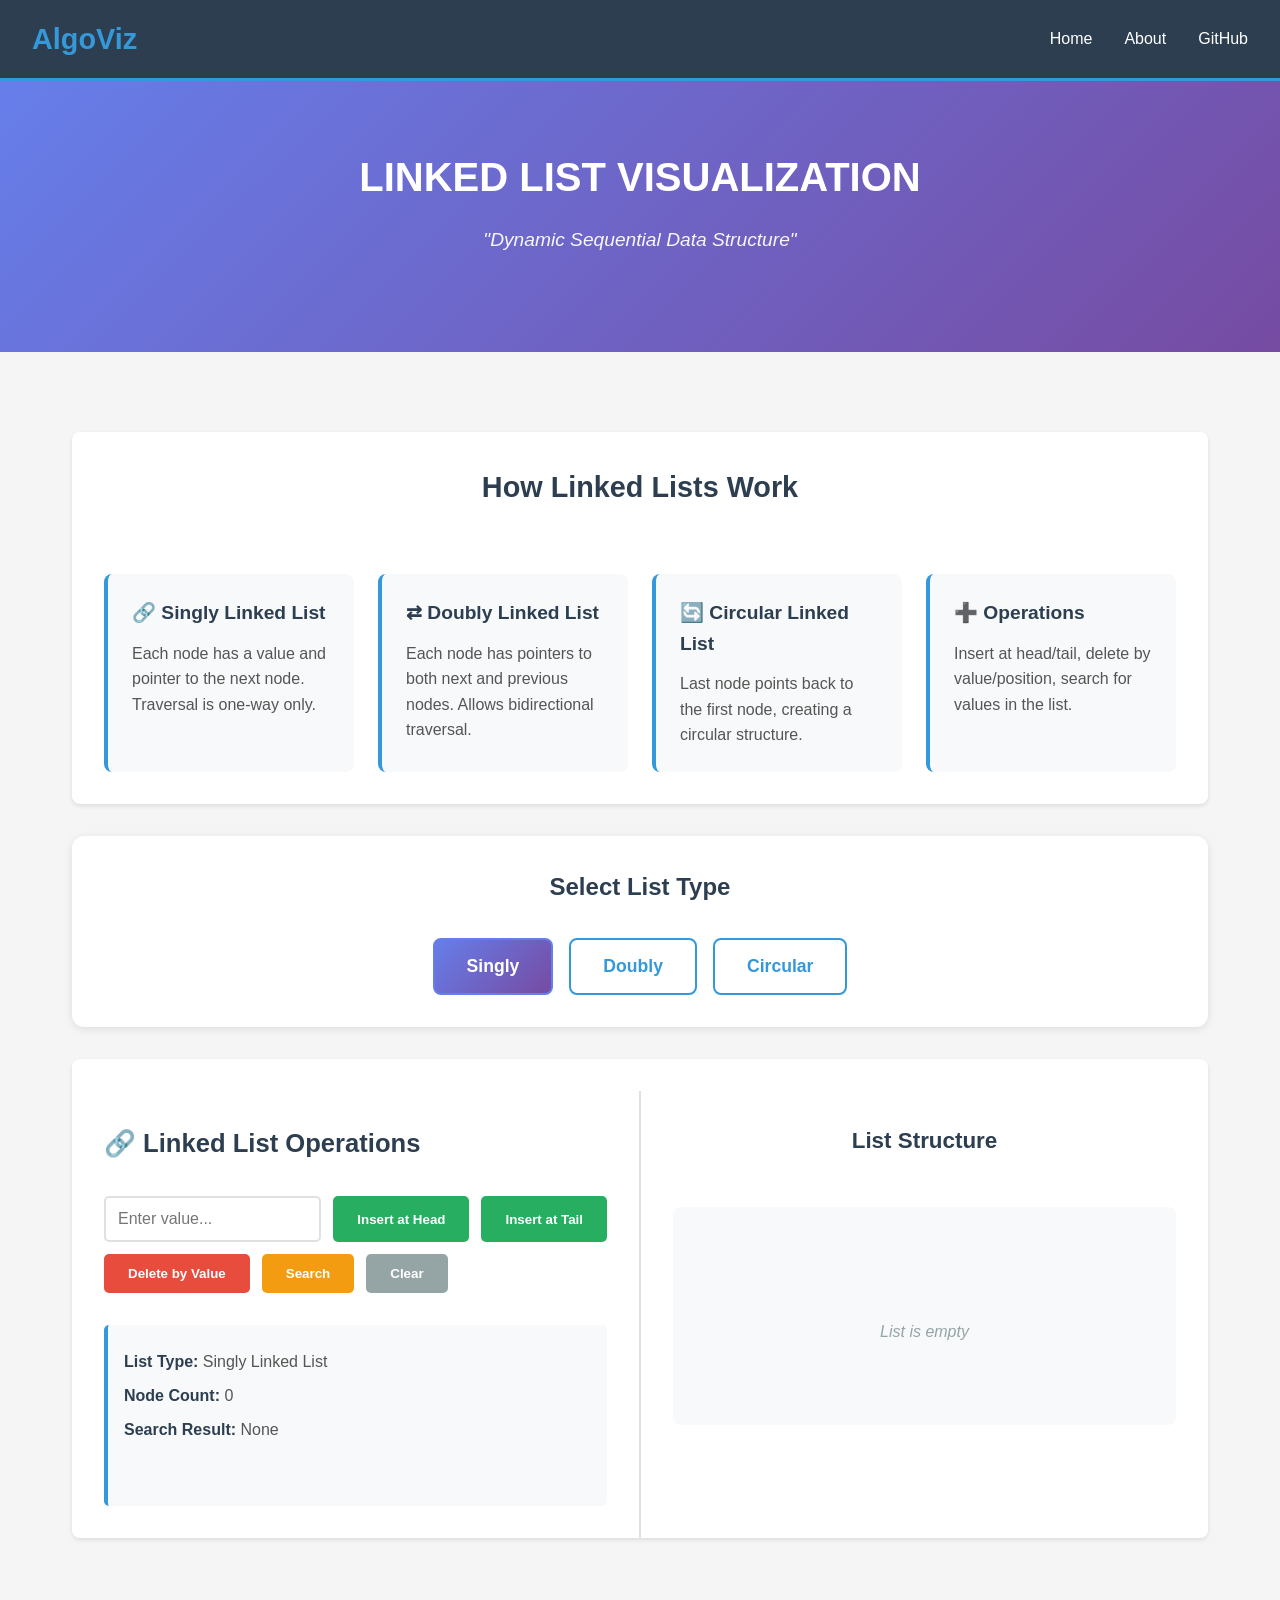
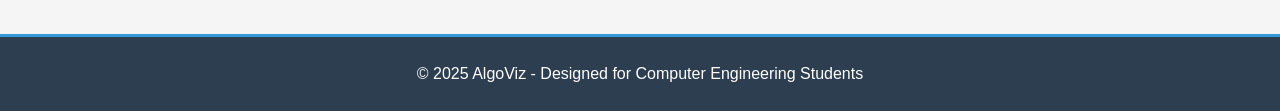
<file: pages/linked_list.html>
<!DOCTYPE html>
<html lang="en">

<head>
    <meta charset="UTF-8">
    <meta name="viewport" content="width=device-width, initial-scale=1.0">
    <title>AlgoViz - Linked List Visualization</title>
    <link rel="stylesheet" href="../style.css">
</head>

<body>
    <nav class="navbar">
        <div class="logo">AlgoViz</div>
        <div class="nav-links">
            <a href="../index.html">Home</a>
            <a href="../about.html">About</a>
            <a href="https://github.com/murattt00/DataStructuresWebsite-AlgoViz-" target="_blank">GitHub</a>
        </div>
    </nav>

    <header class="hero">
        <h1>LINKED LIST VISUALIZATION</h1>
        <p class="tagline">"Dynamic Sequential Data Structure"</p>
    </header>

    <main>
        <!-- Explanation Section -->
        <div class="explanation-section">
            <h2>How Linked Lists Work</h2>
            <div class="explanation-grid">
                <div class="explanation-card">
                    <h3>🔗 Singly Linked List</h3>
                    <p>Each node has a value and pointer to the next node. Traversal is one-way only.</p>
                </div>
                <div class="explanation-card">
                    <h3>⇄ Doubly Linked List</h3>
                    <p>Each node has pointers to both next and previous nodes. Allows bidirectional traversal.</p>
                </div>
                <div class="explanation-card">
                    <h3>🔄 Circular Linked List</h3>
                    <p>Last node points back to the first node, creating a circular structure.</p>
                </div>
                <div class="explanation-card">
                    <h3>➕ Operations</h3>
                    <p>Insert at head/tail, delete by value/position, search for values in the list.</p>
                </div>
            </div>
        </div>

        <!-- List Type Selector -->
        <div class="type-selector">
            <h2>Select List Type</h2>
            <div class="type-buttons">
                <button onclick="changeListType('singly')" id="btnSingly" class="type-btn active">Singly</button>
                <button onclick="changeListType('doubly')" id="btnDoubly" class="type-btn">Doubly</button>
                <button onclick="changeListType('circular')" id="btnCircular" class="type-btn">Circular</button>
            </div>
        </div>

        <div class="visualization-container">
            <!-- Control Panel -->
            <div class="control-panel">
                <h2>🔗 Linked List Operations</h2>
                <div class="controls">
                    <input type="number" id="listInput" placeholder="Enter value..." class="input-field">
                    <button onclick="insertAtHead()" class="btn-push">Insert at Head</button>
                    <button onclick="insertAtTail()" class="btn-push">Insert at Tail</button>
                    <button onclick="deleteByValue()" class="btn-pop">Delete by Value</button>
                    <button onclick="search()" class="btn-peek">Search</button>
                    <button onclick="clearList()" class="btn-clear">Clear</button>
                </div>
                <div class="info-box">
                    <p><strong>List Type:</strong> <span id="listType">Singly Linked List</span></p>
                    <p><strong>Node Count:</strong> <span id="nodeCount">0</span></p>
                    <p><strong>Search Result:</strong> <span id="searchResult">None</span></p>
                    <p id="statusMessage"></p>
                </div>
            </div>

            <!-- Linked List Visualization -->
            <div class="queue-display">
                <h3>List Structure</h3>
                <div class="linked-list-container" id="listContainer">
                    <div class="list-empty">List is empty</div>
                </div>
            </div>
        </div>

    </main>


    <footer>
        <p>© 2025 AlgoViz - Designed for Computer Engineering Students</p>
    </footer>

    <script src="../js/linked_list.js"></script>
</body>

</html>
</file>
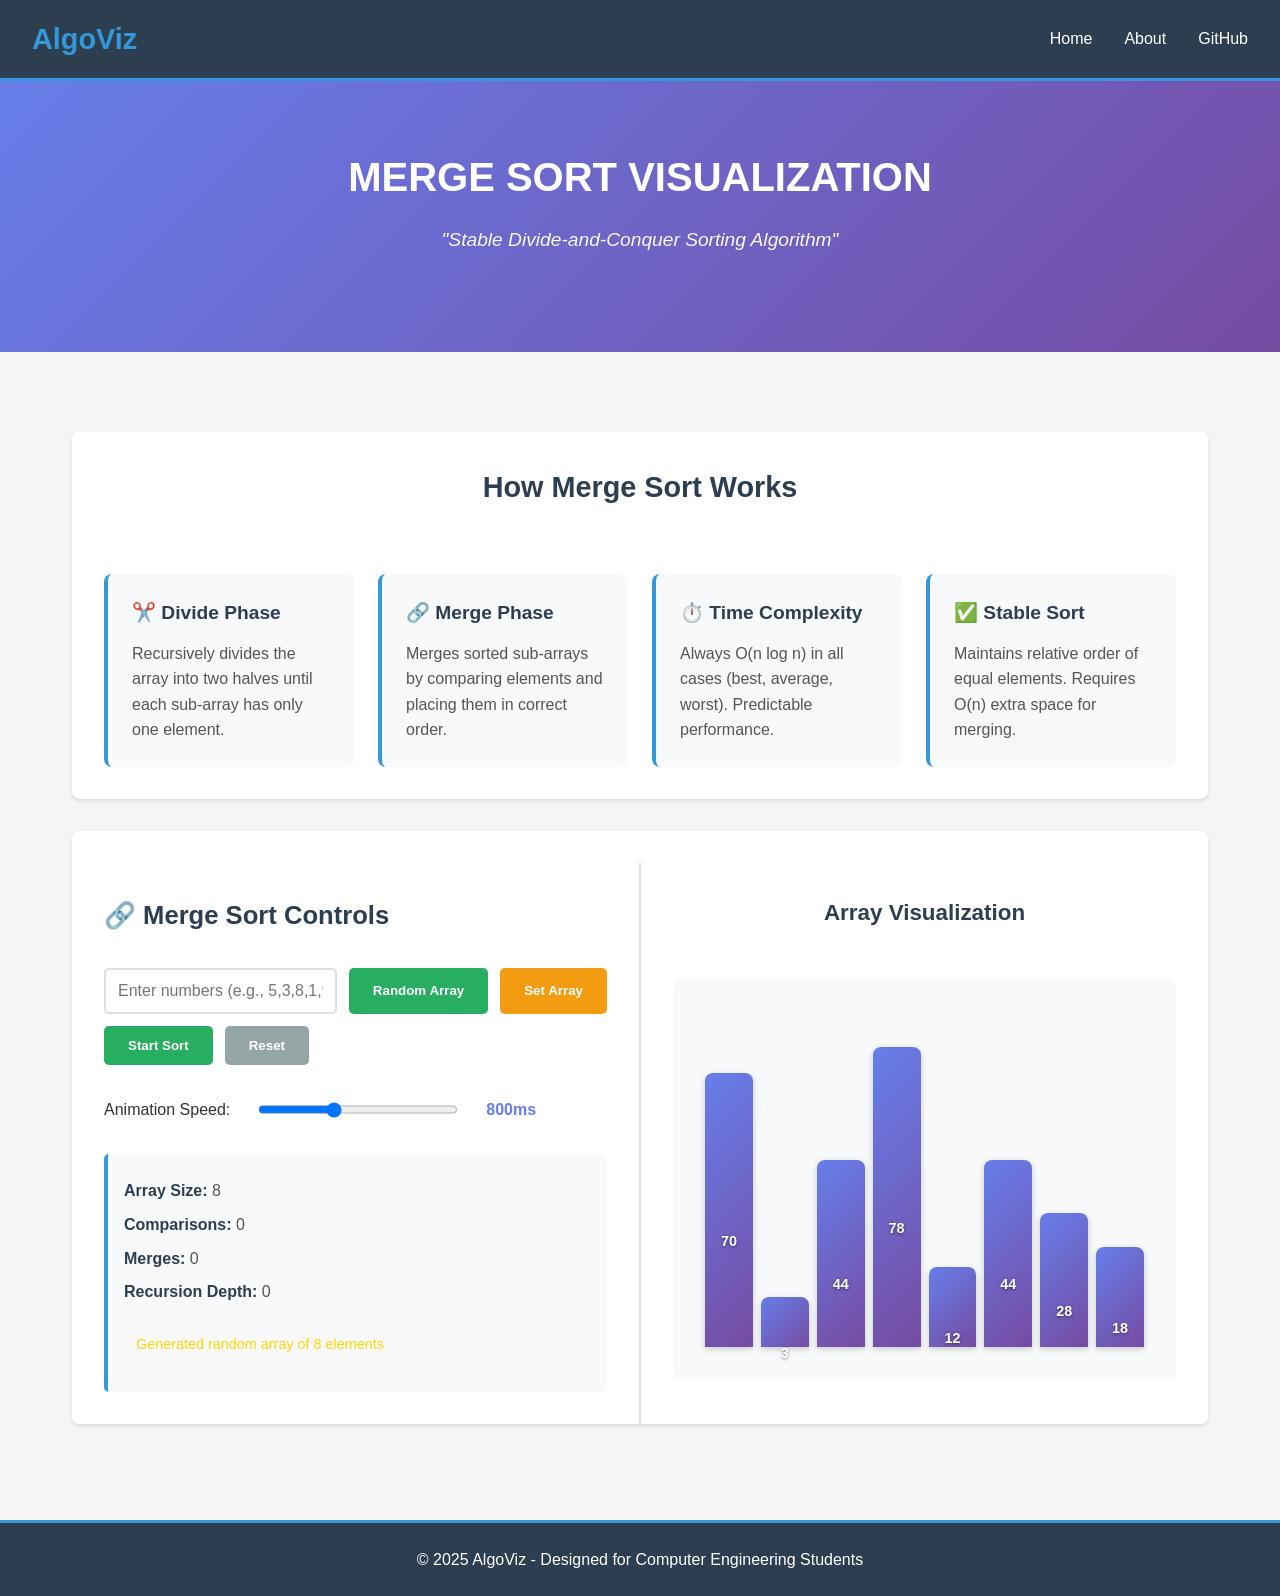
<file: pages/merge_sort.html>
<!DOCTYPE html>
<html lang="en">

<head>
    <meta charset="UTF-8">
    <meta name="viewport" content="width=device-width, initial-scale=1.0">
    <title>AlgoViz - Merge Sort Visualization</title>
    <link rel="stylesheet" href="../style.css">
</head>

<body>
    <nav class="navbar">
        <div class="logo">AlgoViz</div>
        <div class="nav-links">
            <a href="../index.html">Home</a>
            <a href="../about.html">About</a>
            <a href="https://github.com/murattt00/DataStructuresWebsite-AlgoViz-" target="_blank">GitHub</a>
        </div>
    </nav>

    <header class="hero">
        <h1>MERGE SORT VISUALIZATION</h1>
        <p class="tagline">"Stable Divide-and-Conquer Sorting Algorithm"</p>
    </header>

    <main>
        <!-- Explanation Section -->
        <div class="explanation-section">
            <h2>How Merge Sort Works</h2>
            <div class="explanation-grid">
                <div class="explanation-card">
                    <h3>✂️ Divide Phase</h3>
                    <p>Recursively divides the array into two halves until each sub-array has only one element.</p>
                </div>
                <div class="explanation-card">
                    <h3>🔗 Merge Phase</h3>
                    <p>Merges sorted sub-arrays by comparing elements and placing them in correct order.</p>
                </div>
                <div class="explanation-card">
                    <h3>⏱️ Time Complexity</h3>
                    <p>Always O(n log n) in all cases (best, average, worst). Predictable performance.</p>
                </div>
                <div class="explanation-card">
                    <h3>✅ Stable Sort</h3>
                    <p>Maintains relative order of equal elements. Requires O(n) extra space for merging.</p>
                </div>
            </div>
        </div>

        <div class="visualization-container">
            <!-- Control Panel -->
            <div class="control-panel">
                <h2>🔗 Merge Sort Controls</h2>
                <div class="controls">
                    <input type="text" id="arrayInput" placeholder="Enter numbers (e.g., 5,3,8,1,9)"
                        class="input-field">
                    <button onclick="generateRandom()" class="btn-push">Random Array</button>
                    <button onclick="setArray()" class="btn-peek">Set Array</button>
                    <button onclick="startSort()" class="btn-push">Start Sort</button>
                    <button onclick="pauseSort()" id="pauseBtn" class="btn-peek" style="display:none;">Pause</button>
                    <button onclick="resumeSort()" id="resumeBtn" class="btn-push" style="display:none;">Resume</button>
                    <button onclick="resetArray()" class="btn-clear">Reset</button>
                </div>
                <div class="controls">
                    <label for="speedControl">Animation Speed:</label>
                    <input type="range" id="speedControl" min="100" max="2000" value="800" step="100">
                    <span id="speedValue">800ms</span>
                </div>
                <div class="info-box">
                    <p><strong>Array Size:</strong> <span id="arraySize">0</span></p>
                    <p><strong>Comparisons:</strong> <span id="comparisons">0</span></p>
                    <p><strong>Merges:</strong> <span id="merges">0</span></p>
                    <p><strong>Recursion Depth:</strong> <span id="recursionDepth">0</span></p>
                    <p id="statusMessage"></p>
                </div>
            </div>

            <!-- Merge Sort Visualization -->
            <div class="queue-display">
                <h3>Array Visualization</h3>
                <div class="bubble-sort-container" id="sortContainer">
                    <div class="sort-empty">Enter an array to visualize merge sort</div>
                </div>
            </div>
        </div>

    </main>


    <footer>
        <p>© 2025 AlgoViz - Designed for Computer Engineering Students</p>
    </footer>

    <script src="../js/merge_sort.js"></script>
</body>

</html>
</file>
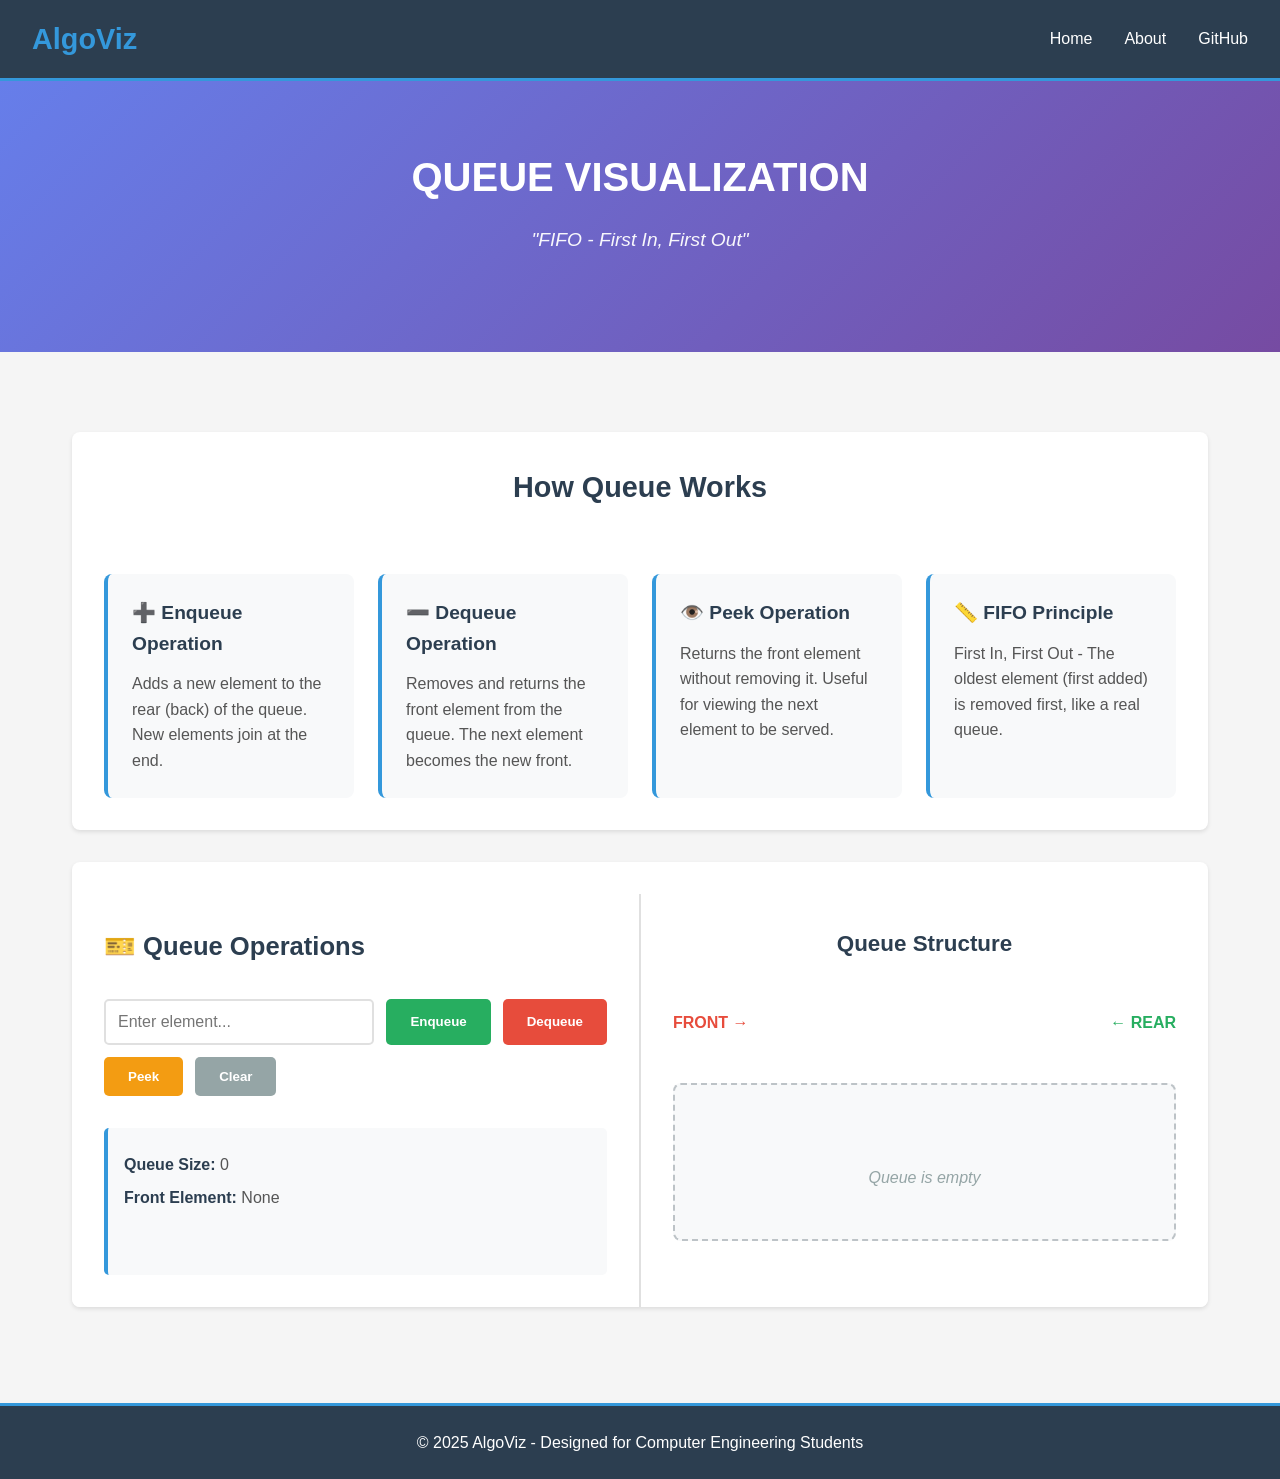
<file: pages/queue.html>
<!DOCTYPE html>
<html lang="en">

<head>
    <meta charset="UTF-8">
    <meta name="viewport" content="width=device-width, initial-scale=1.0">
    <title>AlgoViz - Master Data Structures and Algorithms</title>
    <link rel="stylesheet" href="../style.css">
</head>

<body>
    <nav class="navbar">
        <div class="logo">AlgoViz</div>
        <div class="nav-links">
            <a href="../index.html">Home</a>
            <a href="../about.html">About</a>
            <a href="https://github.com/murattt00/DataStructuresWebsite-AlgoViz-" target="_blank">GitHub</a>
        </div>
    </nav>

    <header class="hero">
        <h1>QUEUE VISUALIZATION</h1>
        <p class="tagline">"FIFO - First In, First Out"</p>
    </header>

    <main>
        <!-- Explanation Section -->
        <div class="explanation-section">
            <h2>How Queue Works</h2>
            <div class="explanation-grid">
                <div class="explanation-card">
                    <h3>➕ Enqueue Operation</h3>
                    <p>Adds a new element to the rear (back) of the queue. New elements join at the end.</p>
                </div>
                <div class="explanation-card">
                    <h3>➖ Dequeue Operation</h3>
                    <p>Removes and returns the front element from the queue. The next element becomes the new front.</p>
                </div>
                <div class="explanation-card">
                    <h3>👁️ Peek Operation</h3>
                    <p>Returns the front element without removing it. Useful for viewing the next element to be served.
                    </p>
                </div>
                <div class="explanation-card">
                    <h3>📏 FIFO Principle</h3>
                    <p>First In, First Out - The oldest element (first added) is removed first, like a real queue.</p>
                </div>
            </div>
        </div>

        <div class="visualization-container">
            <!-- Control Panel -->
            <div class="control-panel">
                <h2>🎫 Queue Operations</h2>
                <div class="controls">
                    <input type="text" id="queueInput" placeholder="Enter element..." class="input-field">
                    <button onclick="enqueue()" class="btn-push">Enqueue</button>
                    <button onclick="dequeue()" class="btn-pop">Dequeue</button>
                    <button onclick="peek()" class="btn-peek">Peek</button>
                    <button onclick="clearQueue()" class="btn-clear">Clear</button>
                </div>
                <div class="info-box">
                    <p><strong>Queue Size:</strong> <span id="queueSize">0</span></p>
                    <p><strong>Front Element:</strong> <span id="frontElement">None</span></p>
                    <p id="statusMessage"></p>
                </div>
            </div>

            <!-- Queue Visualization -->
            <div class="queue-display">
                <h3>Queue Structure</h3>
                <div class="queue-labels">
                    <span class="front-label">FRONT →</span>
                    <span class="rear-label">← REAR</span>
                </div>
                <div class="queue-container" id="queueContainer">
                    <div class="queue-empty">Queue is empty</div>
                </div>
            </div>
        </div>

    </main>


    <footer>
        <p>© 2025 AlgoViz - Designed for Computer Engineering Students</p>
    </footer>

    <script src="../js/queue.js"></script>
</body>

</html>
</file>
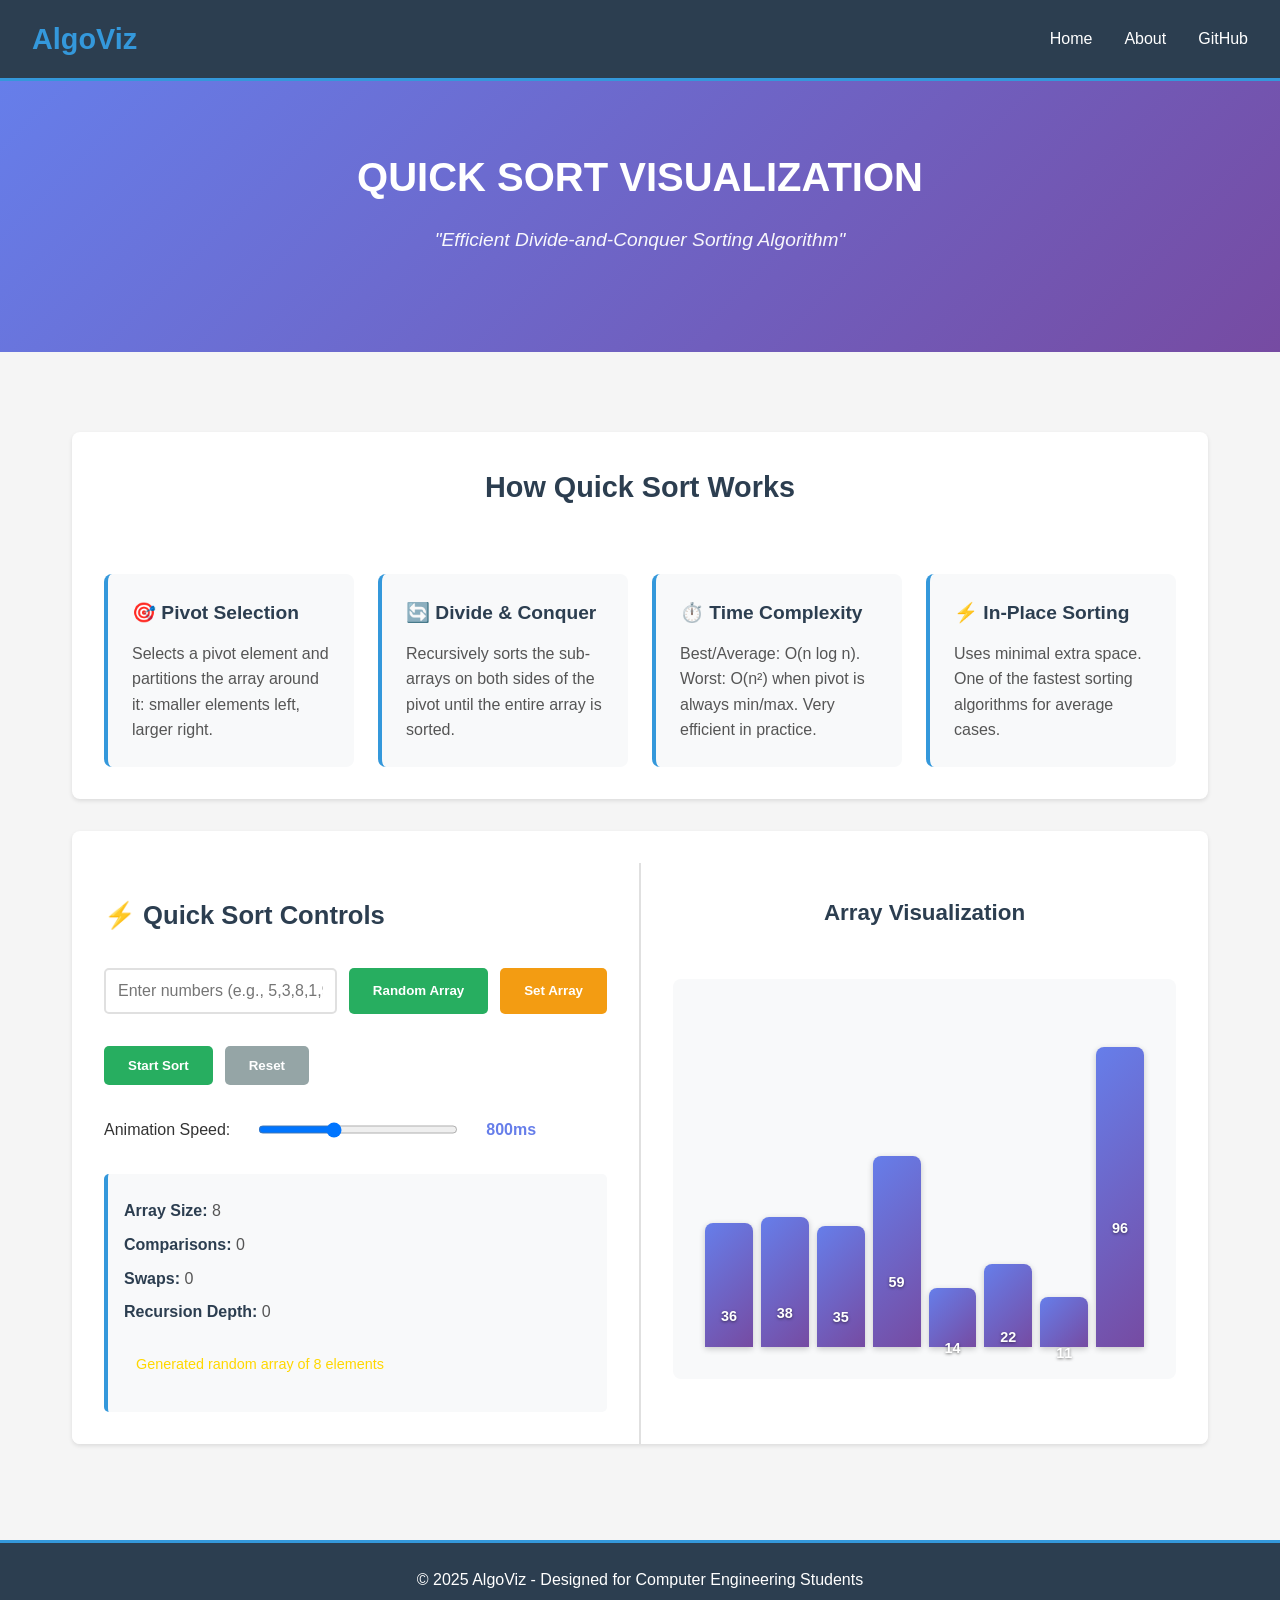
<file: pages/quick_sort.html>
<!DOCTYPE html>
<html lang="en">

<head>
    <meta charset="UTF-8">
    <meta name="viewport" content="width=device-width, initial-scale=1.0">
    <title>AlgoViz - Quick Sort Visualization</title>
    <link rel="stylesheet" href="../style.css">
</head>

<body>
    <nav class="navbar">
        <div class="logo">AlgoViz</div>
        <div class="nav-links">
            <a href="../index.html">Home</a>
            <a href="../about.html">About</a>
            <a href="https://github.com/murattt00/DataStructuresWebsite-AlgoViz-" target="_blank">GitHub</a>    
        </div>
    </nav>

    <header class="hero">
        <h1>QUICK SORT VISUALIZATION</h1>
        <p class="tagline">"Efficient Divide-and-Conquer Sorting Algorithm"</p>
    </header>

    <main>
        <!-- Explanation Section -->
        <div class="explanation-section">
            <h2>How Quick Sort Works</h2>
            <div class="explanation-grid">
                <div class="explanation-card">
                    <h3>🎯 Pivot Selection</h3>
                    <p>Selects a pivot element and partitions the array around it: smaller elements left, larger right.
                    </p>
                </div>
                <div class="explanation-card">
                    <h3>🔄 Divide & Conquer</h3>
                    <p>Recursively sorts the sub-arrays on both sides of the pivot until the entire array is sorted.</p>
                </div>
                <div class="explanation-card">
                    <h3>⏱️ Time Complexity</h3>
                    <p>Best/Average: O(n log n). Worst: O(n²) when pivot is always min/max. Very efficient in practice.
                    </p>
                </div>
                <div class="explanation-card">
                    <h3>⚡ In-Place Sorting</h3>
                    <p>Uses minimal extra space. One of the fastest sorting algorithms for average cases.</p>
                </div>
            </div>
        </div>

        <div class="visualization-container">
            <!-- Control Panel -->
            <div class="control-panel">
                <h2>⚡ Quick Sort Controls</h2>
                <div class="controls">
                    <input type="text" id="arrayInput" placeholder="Enter numbers (e.g., 5,3,8,1,9)"
                        class="input-field">
                    <button onclick="generateRandom()" class="btn-push">Random Array</button>
                    <button onclick="setArray()" class="btn-peek">Set Array</button>
                </div>
                <div class="controls">
                    <button onclick="startSort()" class="btn-push">Start Sort</button>
                    <button onclick="pauseSort()" id="pauseBtn" class="btn-peek" style="display:none;">Pause</button>
                    <button onclick="resumeSort()" id="resumeBtn" class="btn-push" style="display:none;">Resume</button>
                    <button onclick="resetArray()" class="btn-clear">Reset</button>
                </div>
                <div class="controls">
                    <label for="speedControl">Animation Speed:</label>
                    <input type="range" id="speedControl" min="100" max="2000" value="800" step="100">
                    <span id="speedValue">800ms</span>
                </div>
                <div class="info-box">
                    <p><strong>Array Size:</strong> <span id="arraySize">0</span></p>
                    <p><strong>Comparisons:</strong> <span id="comparisons">0</span></p>
                    <p><strong>Swaps:</strong> <span id="swaps">0</span></p>
                    <p><strong>Recursion Depth:</strong> <span id="recursionDepth">0</span></p>
                    <p id="statusMessage" style="display:none;"></p>
                </div>
            </div>

            <!-- Quick Sort Visualization -->
            <div class="queue-display">
                <h3>Array Visualization</h3>
                <div class="bubble-sort-container" id="sortContainer">
                    <div class="sort-empty">Enter an array to visualize quick sort</div>
                </div>
            </div>
        </div>

    </main>


    <footer>
        <p>© 2025 AlgoViz - Designed for Computer Engineering Students</p>
    </footer>

    <script src="../js/quick_sort.js"></script>
</body>

</html>
</file>
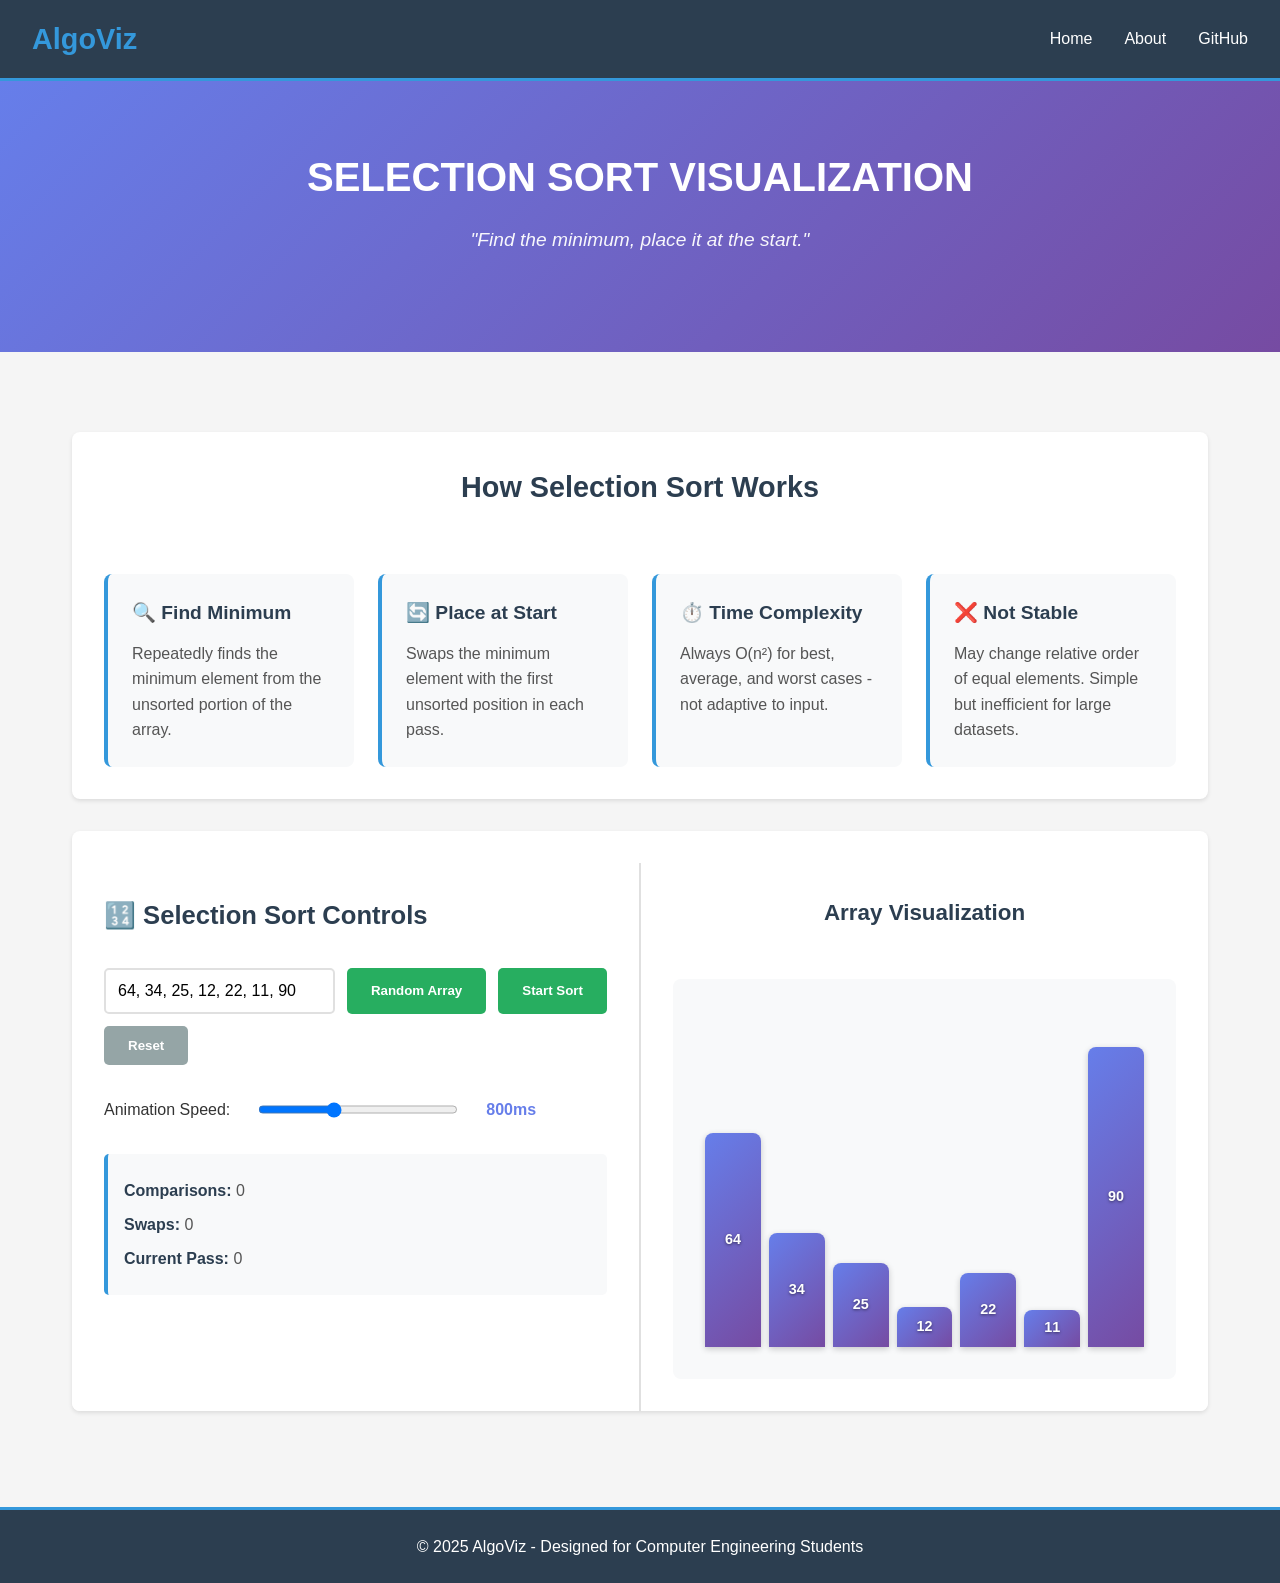
<file: pages/selection_sort.html>
<!DOCTYPE html>
<html lang="en">

<head>
    <meta charset="UTF-8">
    <meta name="viewport" content="width=device-width, initial-scale=1.0">
    <title>AlgoViz - Selection Sort Visualization</title>
    <link rel="stylesheet" href="../style.css">
</head>

<body> 
    <nav class="navbar">
        <div class="logo">AlgoViz</div>
        <div class="nav-links">
            <a href="../index.html">Home</a>
            <a href="../about.html">About</a>
            <a href="https://github.com/murattt00/DataStructuresWebsite-AlgoViz-" target="_blank">GitHub</a>
        </div>
    </nav>

    <header class="hero">
        <h1>SELECTION SORT VISUALIZATION</h1>
        <p class="tagline">"Find the minimum, place it at the start."</p>
    </header>

    <main>
        <!-- Explanation Section -->
        <div class="explanation-section">
            <h2>How Selection Sort Works</h2>
            <div class="explanation-grid">
                <div class="explanation-card">
                    <h3>🔍 Find Minimum</h3>
                    <p>Repeatedly finds the minimum element from the unsorted portion of the array.</p>
                </div>
                <div class="explanation-card">
                    <h3>🔄 Place at Start</h3>
                    <p>Swaps the minimum element with the first unsorted position in each pass.</p>
                </div>
                <div class="explanation-card">
                    <h3>⏱️ Time Complexity</h3>
                    <p>Always O(n²) for best, average, and worst cases - not adaptive to input.</p>
                </div>
                <div class="explanation-card">
                    <h3>❌ Not Stable</h3>
                    <p>May change relative order of equal elements. Simple but inefficient for large datasets.</p>
                </div>
            </div>
        </div>

        <div class="visualization-container">
            <!-- Control Panel -->
            <div class="control-panel">
                <h2>🔢 Selection Sort Controls</h2>
                <div class="controls">
                    <input type="text" id="arrayInput" placeholder="Enter numbers (e.g., 5,3,8,1,9)"
                        class="input-field">
                    <button onclick="generateRandomArray()" class="btn-push">Random Array</button>
                    <button onclick="startSort()" class="btn-push">Start Sort</button>
                    <button onclick="pauseSort()" id="pauseBtn" class="btn-peek" style="display:none;">Pause</button>
                    <button onclick="resumeSort()" id="resumeBtn" class="btn-push" style="display:none;">Resume</button>
                    <button onclick="resetSort()" class="btn-clear">Reset</button>
                </div>
                <div class="controls">
                    <label for="speedControl">Animation Speed:</label>
                    <input type="range" id="speedControl" min="100" max="2000" value="800" step="100">
                    <span id="speedValue">800ms</span>
                </div>
                <div class="info-box">
                    <p><strong>Comparisons:</strong> <span id="comparisons">0</span></p>
                    <p><strong>Swaps:</strong> <span id="swaps">0</span></p>
                    <p><strong>Current Pass:</strong> <span id="pass">0</span></p>
                </div>
                <div id="message" class="message" style="display:none;"></div>
            </div>

            <!-- Selection Sort Visualization -->
            <div class="queue-display">
                <h3>Array Visualization</h3>
                <div id="arrayContainer" class="bubble-sort-container">
                    <div class="sort-empty">Enter an array to visualize selection sort</div>
                </div>
            </div>
        </div>

    </main>

    <footer>
        <p>© 2025 AlgoViz - Designed for Computer Engineering Students</p>
    </footer>

    <script src="../js/selection_sort.js"></script>
</body>

</html>
</file>
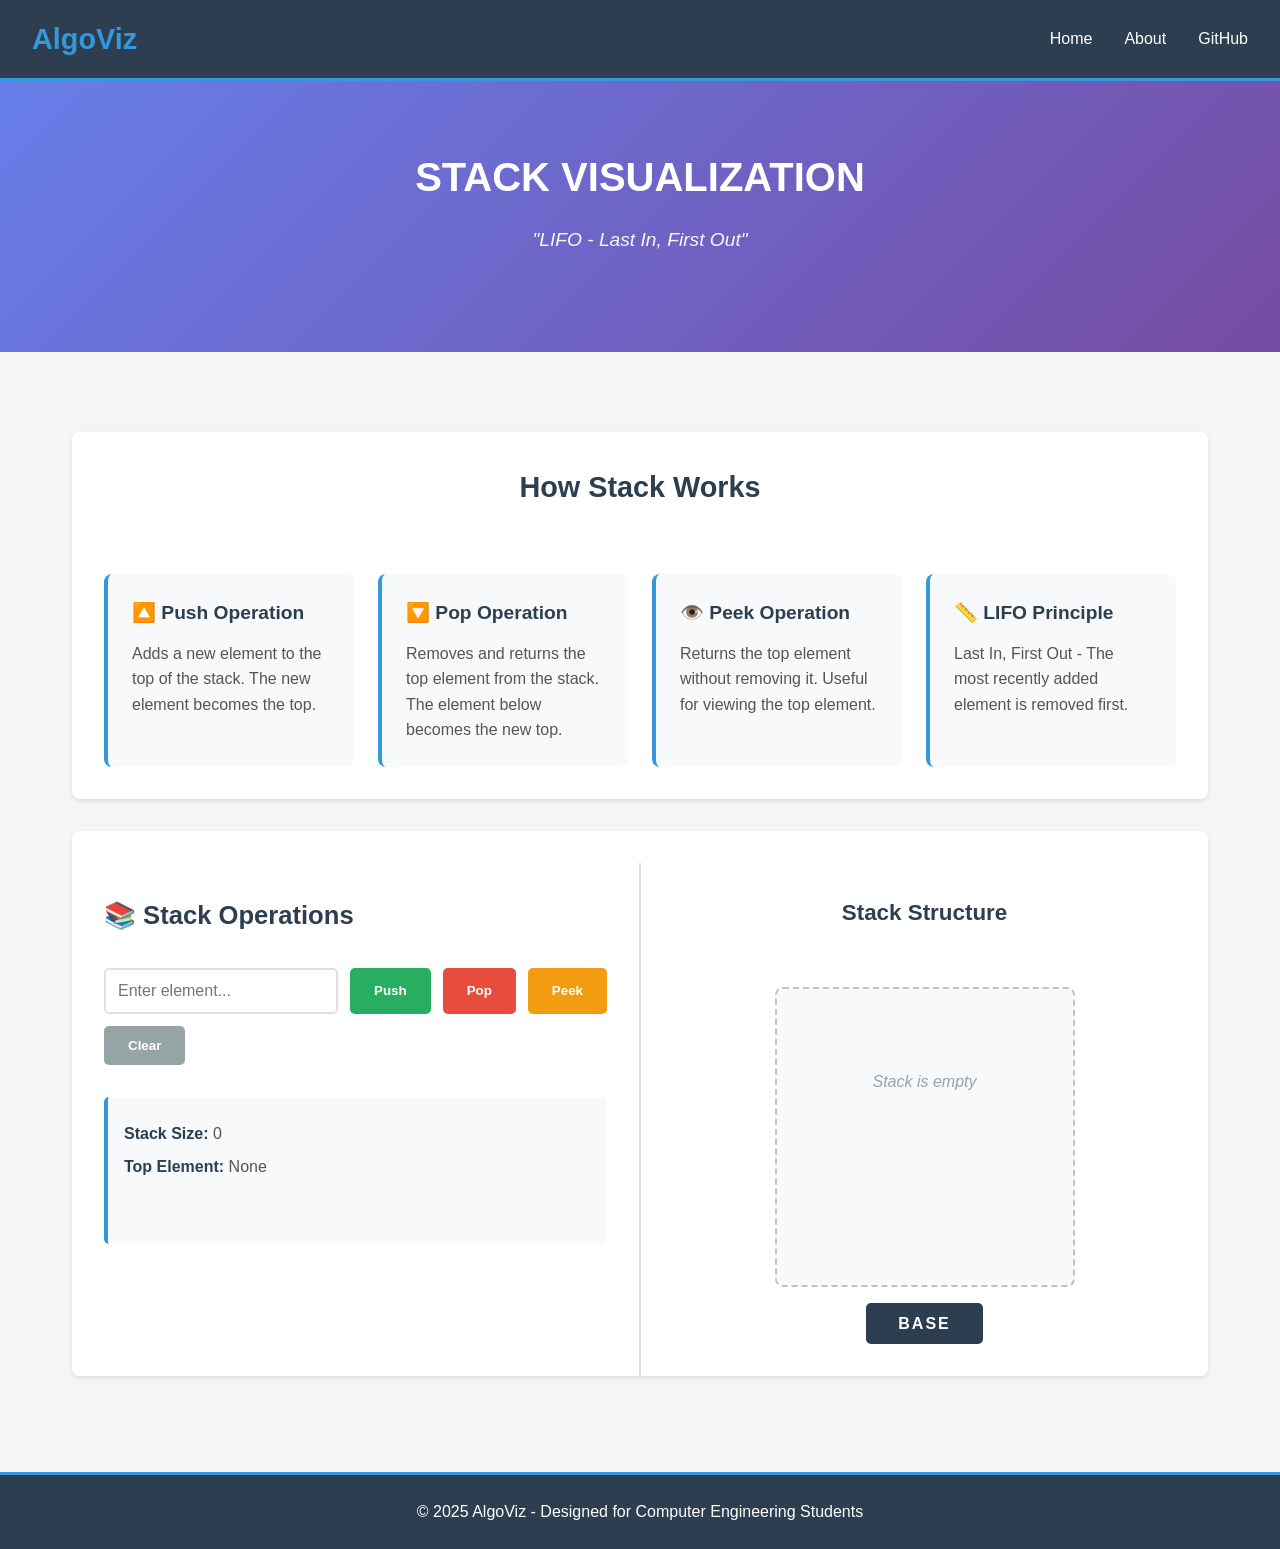
<file: pages/stack.html>
<!DOCTYPE html>
<html lang="en">

<head>
    <meta charset="UTF-8">
    <meta name="viewport" content="width=device-width, initial-scale=1.0">
    <title>AlgoViz - Master Data Structures and Algorithms</title>
    <link rel="stylesheet" href="../style.css">
</head>

<body>
    <nav class="navbar">
        <div class="logo">AlgoViz</div>
        <div class="nav-links">
            <a href="../index.html">Home</a>
            <a href="../about.html">About</a>
            <a href="https://github.com/murattt00/DataStructuresWebsite-AlgoViz-" target="_blank">GitHub</a>
        </div>
    </nav>

    <header class="hero">
        <h1>STACK VISUALIZATION</h1>
        <p class="tagline">"LIFO - Last In, First Out"</p>
    </header>

    <main>
         <!-- Explanation Section -->
        <div class="explanation-section">
            <h2>How Stack Works</h2>
            <div class="explanation-grid">
                <div class="explanation-card">
                    <h3>🔼 Push Operation</h3>
                    <p>Adds a new element to the top of the stack. The new element becomes the top.</p>
                </div>
                <div class="explanation-card">
                    <h3>🔽 Pop Operation</h3>
                    <p>Removes and returns the top element from the stack. The element below becomes the new top.</p>
                </div>
                <div class="explanation-card">
                    <h3>👁️ Peek Operation</h3>
                    <p>Returns the top element without removing it. Useful for viewing the top element.</p>
                </div>
                <div class="explanation-card">
                    <h3>📏 LIFO Principle</h3>
                    <p>Last In, First Out - The most recently added element is removed first.</p>
                </div>
            </div>
        </div>
        
        <div class="visualization-container">
            <!-- Control Panel -->
            <div class="control-panel">
                <h2>📚 Stack Operations</h2>
                <div class="controls">
                    <input type="text" id="stackInput" placeholder="Enter element..." class="input-field">
                    <button onclick="push()" class="btn-push">Push</button>
                    <button onclick="pop()" class="btn-pop">Pop</button>
                    <button onclick="peek()" class="btn-peek">Peek</button>
                    <button onclick="clearStack()" class="btn-clear">Clear</button>
                </div>
                <div class="info-box">
                    <p><strong>Stack Size:</strong> <span id="stackSize">0</span></p>
                    <p><strong>Top Element:</strong> <span id="topElement">None</span></p>
                    <p id="statusMessage"></p>
                </div>
            </div>

            <!-- Stack Visualization -->
            <div class="stack-display">
                <h3>Stack Structure</h3>
                <div class="stack-container" id="stackContainer">
                    <div class="stack-empty">Stack is empty</div>
                </div>
                <div class="stack-base">BASE</div>
            </div>
        </div>
        
    </main>
   

    <footer>
        <p>© 2025 AlgoViz - Designed for Computer Engineering Students</p>
    </footer>

    <script src="../js/stack.js"></script>
</body>

</html>
</file>
<file: style.css>
* {
    margin: 0;
    padding: 0;
    box-sizing: border-box;
}

body {
    font-family: 'Segoe UI', Tahoma, Geneva, Verdana, sans-serif;
    background-color: #f5f5f5;
    color: #333;
    line-height: 1.6;
}

/* NAVBAR */
.navbar {
    background-color: #2c3e50;
    color: white;
    padding: 1rem 2rem;
    display: flex;
    justify-content: space-between;
    align-items: center;
    border-bottom: 3px solid #3498db;
}

.logo {
    font-size: 1.8rem;
    font-weight: bold;
    color: #3498db;
}

.nav-links {
    display: flex;
    gap: 2rem;
}

.nav-links a {
    color: white;
    text-decoration: none;
    font-weight: 500;
    transition: color 0.3s;
}

.nav-links a:hover {
    color: #3498db;
}

/* HERO SECTION */
.hero {
    background: linear-gradient(135deg, #667eea 0%, #764ba2 100%);
    color: white;
    text-align: center;
    padding: 4rem 2rem;
}

.hero h1 {
    font-size: 2.5rem;
    margin-bottom: 1rem;
    font-weight: bold;
}

.tagline {
    font-size: 1.2rem;
    font-style: italic;
    margin-bottom: 2rem;
    opacity: 0.95;
}

.search-container {
    max-width: 600px;
    margin: 0 auto;
}

.search-bar {
    width: 100%;
    padding: 1rem 1.5rem;
    font-size: 1rem;
    border: none;
    border-radius: 50px;
    outline: none;
    box-shadow: 0 4px 6px rgba(0, 0, 0, 0.1);
}

.search-bar:focus {
    box-shadow: 0 6px 12px rgba(0, 0, 0, 0.15);
}

/* MAIN CONTENT */
main {
    max-width: 1200px;
    margin: 0 auto;
    padding: 3rem 2rem;
}
main div{ 
    margin-top: 2rem;
}

.category-section {
    margin-bottom: 3rem;
    border: 5px dashed #e0e0e0;
    border-radius: 10px;
    padding: 20px;
    background-color: #e7e0e0;
}
.category-section hr{
    margin: 30px;
}

.category-section h2 {
    text-align: center;
    font-size: 1.5rem;
    color: #2c3e50;
    margin-bottom: 2rem;
    font-family: monospace;
}

.divider {
    color: #bdc3c7;
}

.cards-container {
    display: flex;
    flex-wrap: wrap;
    gap: 2rem;
    margin-bottom: 2rem;
}

.card {
    background: white;
    flex: 1 1 280px;
    border: 2px solid #e0e0e0;
    border-radius: 8px;
    padding: 1.5rem;
    box-shadow: 0 2px 4px rgba(0, 0, 0, 0.1);
    transition: transform 0.3s, box-shadow 0.3s;
    text-align: center;
}

.card:hover {
    transform: translateY(-5px);
    box-shadow: 0 6px 12px rgba(0, 0, 0, 0.15);
    border-color: #3498db;
}

.card h3 {
    font-size: 1.3rem;
    margin-bottom: 0.5rem;
    color: #2c3e50;
}

.card hr {
    border: none;
    border-top: 2px dashed #bdc3c7;
    margin: 0.5rem 0 1rem 0;
}

.card p {
    color: #555;
    margin-bottom: 1rem;
    min-height: 40px;
}

.btn {
    display: inline-block;
    padding: 0.5rem 1rem;
    background-color: #3498db;
    color: white;
    text-decoration: none;
    border-radius: 5px;
    transition: background-color 0.3s;
    font-weight: 500;
}

.btn:hover {
    background-color: #2980b9;
}

/* FOOTER */
footer {
    background-color: #2c3e50;
    color: white;
    text-align: center;
    padding: 1.5rem;
    border-top: 3px solid #3498db;
}

footer p {
    margin: 0;
}

/* Responsive Design */
@media (max-width: 768px) {
    .hero h1 {
        font-size: 1.8rem;
    }

    .tagline {
        font-size: 1rem;
    }

    .navbar {
        flex-direction: column;
        gap: 1rem;
    }
}

/* ABOUT PAGE STYLES */
.about-content {
    max-width: 900px;
    margin: 0 auto;
}

.about-section {
    background: white;
    padding: 2rem;
    margin-bottom: 2rem;
    border-radius: 8px;
    box-shadow: 0 2px 4px rgba(0, 0, 0, 0.1);
}

.about-section h2 {
    color: #2c3e50;
    margin-bottom: 1rem;
    font-size: 1.8rem;
    border-bottom: 3px solid #3498db;
    padding-bottom: 0.5rem;
}

.about-section p {
    color: #555;
    line-height: 1.8;
    margin-bottom: 1rem;
    font-size: 1.05rem;
}
@media (max-width: 768px) {
   
    .about-section {
        padding: 1.5rem;
    }

    .about-section h2 {
        font-size: 1.5rem;
    }
}

/* STACK VISUALIZATION STYLES */
.visualization-container {
    display: flex;
    flex-direction: row;
    gap: 0;
    margin-bottom: 3rem;
    border-radius: 8px;
    box-shadow: 0 2px 4px rgba(0, 0, 0, 0.1);
    overflow: hidden;
    background: white;
}

.control-panel {
    background: white;
    padding: 2rem;
    border-right: 2px solid #e0e0e0;
    flex: 1;
    min-width: 400px;
}

.control-panel h2 {
    color: #2c3e50;
    margin-bottom: 1.5rem;
    font-size: 1.6rem;
}

.controls {
    display: flex;
    flex-wrap: wrap;
    gap: 0.75rem;
    margin-bottom: 1.5rem;
}

.input-field {
    flex: 1;
    min-width: 200px;
    padding: 0.75rem;
    border: 2px solid #e0e0e0;
    border-radius: 5px;
    font-size: 1rem;
    outline: none;
    transition: border-color 0.3s;
}

.input-field:focus {
    border-color: #3498db;
}

.btn-push {
    background-color: #27ae60;
    color: white;
    border: none;
    padding: 0.75rem 1.5rem;
    border-radius: 5px;
    cursor: pointer;
    font-weight: 600;
    transition: background-color 0.3s;
}

.btn-push:hover {
    background-color: #229954;
}

.btn-pop {
    background-color: #e74c3c;
    color: white;
    border: none;
    padding: 0.75rem 1.5rem;
    border-radius: 5px;
    cursor: pointer;
    font-weight: 600;
    transition: background-color 0.3s;
}

.btn-pop:hover {
    background-color: #c0392b;
}

.btn-peek {
    background-color: #f39c12;
    color: white;
    border: none;
    padding: 0.75rem 1.5rem;
    border-radius: 5px;
    cursor: pointer;
    font-weight: 600;
    transition: background-color 0.3s;
}

.btn-peek:hover {
    background-color: #d68910;
}

.btn-clear {
    background-color: #95a5a6;
    color: white;
    border: none;
    padding: 0.75rem 1.5rem;
    border-radius: 5px;
    cursor: pointer;
    font-weight: 600;
    transition: background-color 0.3s;
}

.btn-clear:hover {
    background-color: #7f8c8d;
}

.info-box {
    background: #f8f9fa;
    padding: 1rem;
    border-radius: 5px;
    border-left: 4px solid #3498db;
}

.info-box p {
    margin: 0.5rem 0;
    color: #555;
}

.info-box strong {
    color: #2c3e50;
}

#statusMessage {
    margin-top: 1rem;
    padding: 0.75rem;
    border-radius: 5px;
    font-weight: 500;
    text-align: left;
    font-size: 0.9rem;
    line-height: 1.6;
    word-wrap: break-word;
    overflow-wrap: break-word;
}

.message.success {
    background-color: #d4edda;
    color: #155724;
    border: 1px solid #c3e6cb;
}

.message.error {
    background-color: #f8d7da;
    color: #721c24;
    border: 1px solid #f5c6cb;
}

.message.info {
    background-color: #d1ecf1;
    color: #0c5460;
    border: 1px solid #bee5eb;
}

/* Stack Display */
.stack-display {
    background: white;
    padding: 2rem;
    display: flex;
    flex-direction: column;
    align-items: center;
    flex: 1;
}

.stack-display h3 {
    color: #2c3e50;
    margin-bottom: 1.5rem;
    font-size: 1.4rem;
}

.stack-container {
    width: 100%;
    max-width: 300px;
    min-height: 300px;
    display: flex;
    flex-direction: column;
    gap: 0.5rem;
    padding: 1rem;
    background: #f8f9fa;
    border-radius: 8px;
    border: 2px dashed #bdc3c7;
}

.stack-empty {
    text-align: center;
    color: #95a5a6;
    padding: 2rem;
    font-style: italic;
}

.stack-item {
    background: linear-gradient(135deg, #667eea 0%, #764ba2 100%);
    color: white;
    padding: 1rem;
    border-radius: 5px;
    font-weight: 600;
    text-align: center;
    animation: slideIn 0.3s ease;
    box-shadow: 0 2px 4px rgba(0, 0, 0, 0.2);
    display: flex;
    justify-content: center;
    align-items: center;
    gap: 1rem;
    position: relative;
}

.stack-item.top-item {
    background: linear-gradient(135deg, #f093fb 0%, #f5576c 100%);
    border: 2px solid #e74c3c;
}

.item-value {
    font-size: 1.2rem;
}

.top-label {
    font-size: 0.9rem;
    background: rgba(255, 255, 255, 0.3);
    padding: 0.25rem 0.5rem;
    border-radius: 3px;
}

@keyframes slideIn {
    from {
        transform: translateY(-20px);
        opacity: 0;
    }
    to {
        transform: translateY(0);
        opacity: 1;
    }
}

.stack-base {
    margin-top: 1rem;
    padding: 0.5rem 2rem;
    background: #2c3e50;
    color: white;
    border-radius: 5px;
    font-weight: bold;
    letter-spacing: 2px;
}

/* Explanation Section */
.explanation-section {
    background: white;
    padding: 2rem;
    border-radius: 8px;
    box-shadow: 0 2px 4px rgba(0, 0, 0, 0.1);
}

.explanation-section h2 {
    color: #2c3e50;
    margin-bottom: 1.5rem;
    text-align: center;
    font-size: 1.8rem;
}

.explanation-grid {
    display: flex;
    flex-wrap: wrap;
    gap: 1.5rem;
}

.explanation-grid .explanation-card {
    flex: 1 1 250px;
}

.explanation-card {
    background: #f8f9fa;
    padding: 1.5rem;
    border-radius: 8px;
    border-left: 4px solid #3498db;
}

.explanation-card h3 {
    color: #2c3e50;
    margin-bottom: 0.75rem;
    font-size: 1.2rem;
}

.explanation-card p {
    color: #555;
    line-height: 1.6;
}

/* Responsive for Stack Page */
@media (max-width: 768px) {
    .visualization-container {
        flex-direction: column;
    }
    
    .control-panel {
        border-right: none;
        border-bottom: 2px solid #e0e0e0;
        min-width: 100%;
    }
    
    .controls {
        flex-direction: column;
    }

    .input-field {
        width: 100%;
    }

    .explanation-grid {
        flex-direction: column;
    }

    .explanation-grid .explanation-card {
        flex: 1 1 100%;
    }
}

/* QUEUE VISUALIZATION STYLES */
/* Queue kullanır çoğu stack stilini ama yatay düzen için özel stiller */

.queue-display {
    background: white;
    padding: 2rem;
    display: flex;
    flex-direction: column;
    align-items: center;
    flex: 1;
}

.queue-display h3 {
    color: #2c3e50;
    margin-bottom: 1rem;
    font-size: 1.4rem;
}

.queue-labels {
    display: flex;
    justify-content: space-between;
    width: 100%;
    max-width: 600px;
    margin-bottom: 1rem;
    font-weight: bold;
    color: #2c3e50;
}

.front-label {
    color: #e74c3c;
}

.rear-label {
    color: #27ae60;
}

.queue-container {
    width: 100%;
    max-width: 600px;
    min-height: 150px;
    display: flex;
    flex-direction: row;
    gap: 0.5rem;
    padding: 1rem;
    background: #f8f9fa;
    border-radius: 8px;
    border: 2px dashed #bdc3c7;
    overflow-x: auto;
}

.queue-empty {
    text-align: center;
    color: #95a5a6;
    padding: 2rem;
    font-style: italic;
    width: 100%;
}

.queue-item {
    background: linear-gradient(135deg, #667eea 0%, #764ba2 100%);
    color: white;
    padding: 1rem;
    border-radius: 5px;
    font-weight: 600;
    text-align: center;
    animation: slideInQueue 0.3s ease;
    box-shadow: 0 2px 4px rgba(0, 0, 0, 0.2);
    min-width: 80px;
    display: flex;
    align-items: center;
    justify-content: center;
}

.queue-item.front-item {
    background: linear-gradient(135deg, #f093fb 0%, #f5576c 100%);
    border: 2px solid #e74c3c;
}

.queue-item.rear-item {
    background: linear-gradient(135deg, #4facfe 0%, #00f2fe 100%);
    border: 2px solid #27ae60;
}

.item-value {
    font-size: 1.2rem;
}

@keyframes slideInQueue {
    from {
        transform: translateX(-20px);
        opacity: 0;
    }
    to {
        transform: translateX(0);
        opacity: 1;
    }
}

/* AVL TREE VISUALIZATION STYLES */
.avl-display {
    background: white;
    padding: 2rem;
    display: flex;
    flex-direction: column;
    align-items: center;
    overflow: auto;
    width: 100%;
    flex: 1;
}

.avl-display h3 {
    color: #2c3e50;
    margin-bottom: 1.5rem;
    font-size: 1.4rem;
}

.tree-container {
    width: 100%;
    min-height: 400px;
    height: auto;
    position: relative;
    background: #f8f9fa;
    border-radius: 8px;
    border: 2px dashed #bdc3c7;
    padding: 1rem;
    overflow: visible;
}

.tree-empty {
    text-align: center;
    color: #95a5a6;
    padding: 3rem;
    font-style: italic;
}

.tree-node {
    position: absolute;
    width: 50px;
    height: 50px;
    background: linear-gradient(135deg, #667eea 0%, #764ba2 100%);
    border-radius: 50%;
    display: flex;
    flex-direction: column;
    align-items: center;
    justify-content: center;
    color: white;
    font-weight: bold;
    box-shadow: 0 2px 6px rgba(0, 0, 0, 0.3);
    animation: nodeAppear 0.5s ease;
    z-index: 10;
}

.node-value {
    font-size: 1rem;
}

.node-balance {
    font-size: 0.65rem;
    margin-top: 2px;
    padding: 2px 4px;
    border-radius: 3px;
    background: rgba(255, 255, 255, 0.3);
}

.node-balance.balanced {
    color: #d4edda;
}

.node-balance.unbalanced {
    background: #f8d7da;
    color: #721c24;
}

.tree-line {
    position: absolute;
    height: 2px;
    background: #95a5a6;
    z-index: 1;
}

@keyframes nodeAppear {
    from {
        transform: scale(0);
        opacity: 0;
    }
    to {
        transform: scale(1);
        opacity: 1;
    }
}

/* Visual Step Highlighting for AVL Tree */
.tree-node.visiting {
    background: linear-gradient(135deg, #f093fb 0%, #f5576c 100%);
    animation: pulse 0.8s ease-in-out;
    transform: scale(1.15);
    box-shadow: 0 4px 12px rgba(245, 87, 108, 0.6);
}

.tree-node.comparing {
    background: linear-gradient(135deg, #4facfe 0%, #00f2fe 100%);
    animation: pulse 0.8s ease-in-out;
    transform: scale(1.15);
    box-shadow: 0 4px 12px rgba(79, 172, 254, 0.6);
}

.tree-node.new-node {
    background: linear-gradient(135deg, #43e97b 0%, #38f9d7 100%);
    animation: bounceIn 0.8s ease-out;
    transform: scale(1.2);
    box-shadow: 0 6px 16px rgba(67, 233, 123, 0.7);
}

.tree-node.rotating {
    background: linear-gradient(135deg, #fa709a 0%, #fee140 100%);
    animation: rotate360 1s ease-in-out;
    box-shadow: 0 6px 16px rgba(250, 112, 154, 0.7);
}

@keyframes pulse {
    0%, 100% {
        transform: scale(1.15);
    }
    50% {
        transform: scale(1.25);
    }
}

@keyframes bounceIn {
    0% {
        transform: scale(0);
        opacity: 0;
    }
    50% {
        transform: scale(1.3);
    }
    100% {
        transform: scale(1.2);
        opacity: 1;
    }
}

@keyframes rotate360 {
    0% {
        transform: rotate(0deg) scale(1.1);
    }
    50% {
        transform: rotate(180deg) scale(1.3);
    }
    100% {
        transform: rotate(360deg) scale(1.1);
    }
}

/* Responsive for AVL Tree */
@media (max-width: 768px) {
    .tree-container {
        min-height: 300px;
    }
    
    .tree-node {
        width: 40px;
        height: 40px;
    }
    
    .node-value {
        font-size: 0.9rem;
    }
}

/* BST NODE STYLE - Simpler than AVL (no balance factor) */
.bst-node {
    background: linear-gradient(135deg, #11998e 0%, #38ef7d 100%);
}

/* TYPE SELECTOR SECTION */
.type-selector {
    max-width: 1200px;
    margin: 2rem auto;
    padding: 2rem;
    background: white;
    border-radius: 12px;
    box-shadow: 0 2px 8px rgba(0, 0, 0, 0.1);
    text-align: center;
}

.type-selector h2 {
    color: #2c3e50;
    margin-bottom: 1.5rem;
    font-size: 1.5rem;
}

.type-buttons {
    display: flex;
    gap: 1rem;
    justify-content: center;
    flex-wrap: wrap;
}

.type-btn {
    padding: 1rem 2rem;
    font-size: 1.1rem;
    font-weight: 600;
    border: 2px solid #3498db;
    background: white;
    color: #3498db;
    border-radius: 8px;
    cursor: pointer;
    transition: all 0.3s ease;
}

.type-btn:hover {
    background: #ecf0f1;
    transform: translateY(-2px);
    box-shadow: 0 4px 8px rgba(52, 152, 219, 0.3);
}

.type-btn.active {
    background: linear-gradient(135deg, #667eea 0%, #764ba2 100%);
    color: white;
    border-color: #667eea;
}

/* LINKED LIST VISUALIZATION */
.linked-list-container {
    width: 100%;
    min-height: 150px;
    overflow-x: auto;
    overflow-y: visible;
    padding: 2rem;
    background: #f8f9fa;
    border-radius: 8px;
}

.list-wrapper {
    display: flex;
    align-items: center;
    gap: 0.5rem;
    min-width: max-content;
    padding: 1rem;
}

.list-wrapper.circular-wrapper {
    position: relative;
}

.list-label {
    font-weight: bold;
    color: #3498db;
    font-size: 0.9rem;
    padding: 0.5rem;
    margin-right: 1rem;
}

.list-node {
    display: flex;
    align-items: center;
    background: linear-gradient(135deg, #667eea 0%, #764ba2 100%);
    border-radius: 8px;
    padding: 1rem;
    color: white;
    box-shadow: 0 2px 6px rgba(0, 0, 0, 0.2);
    animation: nodeAppear 0.5s ease;
    transition: all 0.3s ease;
}

.list-node.doubly-node {
    padding: 1rem 0.5rem;
}

/* Visual highlighting for linked list nodes */
.list-node.visiting {
    background: linear-gradient(135deg, #f093fb 0%, #f5576c 100%);
    transform: scale(1.15);
    box-shadow: 0 4px 12px rgba(245, 87, 108, 0.6);
    animation: pulse 0.8s ease-in-out;
}

.list-node.comparing {
    background: linear-gradient(135deg, #4facfe 0%, #00f2fe 100%);
    transform: scale(1.15);
    box-shadow: 0 4px 12px rgba(79, 172, 254, 0.6);
    animation: pulse 0.8s ease-in-out;
}

.list-node.new-node {
    background: linear-gradient(135deg, #43e97b 0%, #38f9d7 100%);
    transform: scale(1.2);
    box-shadow: 0 6px 16px rgba(67, 233, 123, 0.7);
    animation: bounceIn 0.8s ease-out;
}

.node-value {
    font-size: 1.2rem;
    font-weight: bold;
    padding: 0 0.5rem;
    min-width: 40px;
    text-align: center;
}

.node-pointer {
    font-size: 1.2rem;
    color: rgba(255, 255, 255, 0.8);
}

.node-pointer.prev-pointer {
    margin-right: 0.5rem;
}

.node-pointer.next-pointer {
    margin-left: 0.5rem;
}

.list-arrow {
    font-size: 1.5rem;
    color: #95a5a6;
    font-weight: bold;
}

.list-arrow.bidirectional {
    color: #3498db;
    font-size: 1.8rem;
}

.list-null {
    padding: 0.5rem 1rem;
    background: #ecf0f1;
    color: #7f8c8d;
    border-radius: 8px;
    font-weight: bold;
    border: 2px dashed #bdc3c7;
}

.list-empty {
    text-align: center;
    color: #95a5a6;
    padding: 3rem;
    font-style: italic;
}

.circular-indicator {
    padding: 0.5rem 1rem;
    background: #e8f5e9;
    color: #2ecc71;
    border-radius: 8px;
    font-weight: bold;
    border: 2px solid #2ecc71;
    animation: pulse 2s infinite;
}

@keyframes pulse {
    0%, 100% {
        transform: scale(1);
        opacity: 1;
    }
    50% {
        transform: scale(1.05);
        opacity: 0.8;
    }
}

/* Responsive for Linked List */
@media (max-width: 768px) {
    .list-node {
        padding: 0.8rem;
    }
    
    .node-value {
        font-size: 1rem;
        min-width: 30px;
    }
    
    .type-btn {
        padding: 0.8rem 1.5rem;
        font-size: 1rem;
    }
}

/* BUBBLE SORT VISUALIZATION */
.bubble-sort-container {
    width: 100%;
    min-height: 400px;
    display: flex;
    align-items: flex-end;
    justify-content: center;
    gap: 0.5rem;
    padding: 2rem;
    background: #f8f9fa;
    border-radius: 8px;
    overflow-x: auto;
}

.sort-empty {
    text-align: center;
    color: #95a5a6;
    padding: 3rem;
    font-style: italic;
    width: 100%;
    display: flex;
    align-items: center;
    justify-content: center;
}

.sort-bar {
    flex: 1;
    min-width: 40px;
    max-width: 80px;
    background: linear-gradient(135deg, #667eea 0%, #764ba2 100%);
    border-radius: 8px 8px 0 0;
    display: flex;
    flex-direction: column;
    align-items: center;
    justify-content: space-between;
    padding: 0.5rem;
    position: relative;
    transition: all 0.3s ease;
    box-shadow: 0 2px 6px rgba(0, 0, 0, 0.2);
}

.bar-value {
    color: white;
    font-weight: bold;
    font-size: 0.9rem;
    position: absolute;
    top: 50%;
    left: 50%;
    transform: translate(-50%, -50%);
    width: 100%;
    text-align: center;
    text-shadow: 0 1px 3px rgba(0, 0, 0, 0.5);
}

.bar-index {
    color: rgba(255, 255, 255, 0.7);
    font-size: 0.8rem;
    margin-top: auto;
    padding-bottom: 0.5rem;
}

/* Animation states for sorting */
.sort-bar.comparing {
    background: linear-gradient(135deg, #4facfe 0%, #00f2fe 100%);
    transform: scale(1.1) translateY(-10px);
    box-shadow: 0 6px 16px rgba(79, 172, 254, 0.6);
    animation: pulse 0.5s ease-in-out;
}

.sort-bar.swapping {
    background: linear-gradient(135deg, #f093fb 0%, #f5576c 100%);
    transform: scale(1.15) translateY(-15px);
    box-shadow: 0 8px 20px rgba(245, 87, 108, 0.7);
    animation: shake 0.5s ease-in-out;
}

.sort-bar.sorted {
    background: linear-gradient(135deg, #43e97b 0%, #38f9d7 100%);
    box-shadow: 0 4px 12px rgba(67, 233, 123, 0.6);
}

/* Additional animation states for Quick Sort and Merge Sort */
.sort-bar.pivot {
    background: linear-gradient(135deg, #fa709a 0%, #fee140 100%);
    transform: scale(1.2) translateY(-20px);
    box-shadow: 0 8px 24px rgba(250, 112, 154, 0.8);
    animation: pulse 0.6s ease-in-out;
}

.sort-bar.dividing {
    background: linear-gradient(135deg, #a18cd1 0%, #fbc2eb 100%);
    transform: scale(1.05) translateY(-5px);
    box-shadow: 0 4px 12px rgba(161, 140, 209, 0.6);
}

.sort-bar.merging {
    background: linear-gradient(135deg, #ffecd2 0%, #fcb69f 100%);
    transform: scale(1.08) translateY(-8px);
    box-shadow: 0 5px 14px rgba(252, 182, 159, 0.7);
    animation: pulse 0.5s ease-in-out;
}

.sort-bar.merged {
    background: linear-gradient(135deg, #a1c4fd 0%, #c2e9fb 100%);
    transform: scale(1.05);
    box-shadow: 0 4px 12px rgba(161, 196, 253, 0.6);
}

/* Animation states for Search Algorithms */
.sort-bar.checked {
    background: linear-gradient(135deg, #95a5a6 0%, #7f8c8d 100%);
    opacity: 0.6;
    transform: scale(0.95);
}

.sort-bar.searching {
    background: linear-gradient(135deg, #667eea 0%, #764ba2 100%);
    transform: scale(1.05);
    box-shadow: 0 4px 12px rgba(102, 126, 234, 0.5);
}

.sort-bar.eliminated {
    background: linear-gradient(135deg, #bdc3c7 0%, #95a5a6 100%);
    opacity: 0.4;
    transform: scale(0.9);
}

/* Animation states for Selection Sort */
.sort-bar.current-position,
.bar.current-position {
    background: linear-gradient(135deg, #667eea 0%, #764ba2 100%);
    transform: scale(1.1) translateY(-10px);
    box-shadow: 0 6px 16px rgba(102, 126, 234, 0.7);
}

.sort-bar.minimum,
.bar.minimum {
    background: linear-gradient(135deg, #ffd89b 0%, #19547b 100%);
    transform: scale(1.15) translateY(-15px);
    box-shadow: 0 6px 18px rgba(255, 216, 155, 0.7);
    animation: pulse 0.5s ease-in-out infinite;
}

/* Animation states for Insertion Sort */
.sort-bar.inserting,
.bar.inserting {
    background: linear-gradient(135deg, #ffecd2 0%, #fcb69f 100%);
    transform: scale(1.15) translateY(-15px);
    box-shadow: 0 6px 18px rgba(252, 182, 159, 0.7);
    animation: pulse 0.5s ease-in-out;
}

@keyframes shake {
    0%, 100% {
        transform: scale(1.15) translateX(0) translateY(-15px);
    }
    25% {
        transform: scale(1.15) translateX(-5px) translateY(-15px);
    }
    75% {
        transform: scale(1.15) translateX(5px) translateY(-15px);
    }
}

/* Speed control styling */
#speedControl {
    width: 200px;
    margin: 0 1rem;
}

#speedValue {
    color: #667eea;
    font-weight: bold;
    min-width: 60px;
    display: inline-block;
}

/* Responsive for Bubble Sort */
@media (max-width: 768px) {
    .sort-bar {
        min-width: 30px;
        max-width: 60px;
    }
    
    .bar-value {
        font-size: 0.9rem;
    }
    
    .bubble-sort-container {
        min-height: 300px;
        padding: 1rem;
    }
}
</file>
